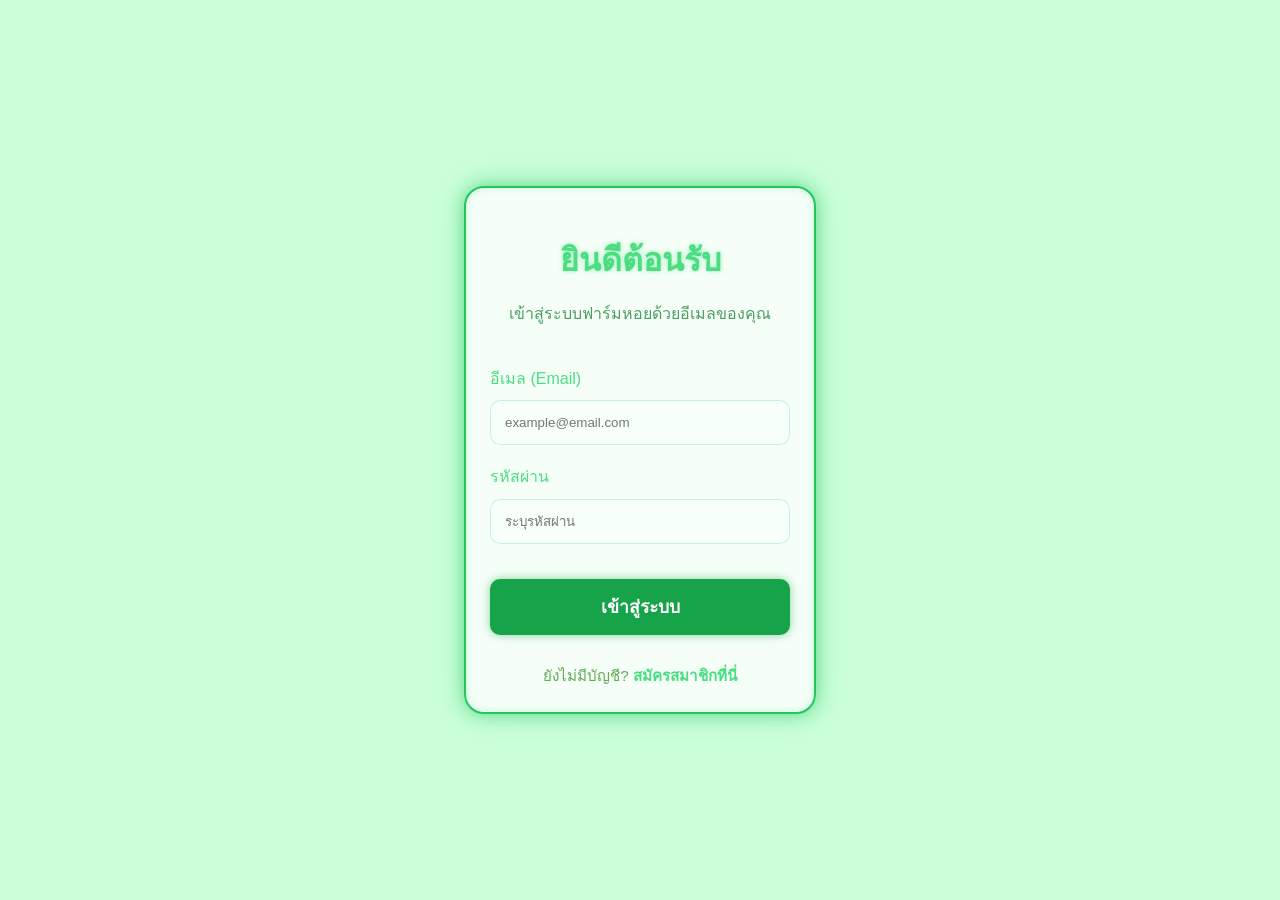
<file: index.html>
<!DOCTYPE html>
<html lang="th">
<head>
    <meta charset="UTF-8">
    <meta name="viewport" content="width=device-width, initial-scale=1.0">
    <title>ยินดีต้อนรับ - Smart Farm หอยอัจฉริยะ</title>
    <style>
        /* CSS การจัดหน้า */
        body {
            
            font-family: 'Segoe UI', Tahoma, Geneva, Verdana, sans-serif;
            background-color: #cbffda; /* เปลี่ยนเป็นสีเขียวเข้ม-ดำ เพื่อให้แสงเรืองโดดเด่น */
            display: flex;
            justify-content: center;
            align-items: center;
            height: 100vh;
            margin: 0;
            overflow: hidden; /* ป้องกันแถบสกรูลจากการขยับ */
        }

        /* ส่วนของกรอบข้อความที่เรืองแสงและลอยได้ */
        .login-card {
            background: rgba(255, 255, 255, 0.807); /* โปร่งแสงเล็กน้อย */
            padding: 1.5rem;
            border-radius: 20px;
            width: 100%;
            max-width: 300px;
            text-align: center;
            
            /* -- การเรืองแสง (Neon Glow) -- */
            border: 2px solid #22c55e; /* ขอบสีเขียวสด */
            box-shadow: 0 0 15px rgba(34, 197, 94, 0.5), /* แสงฟุ้งชั้นใน */
                        0 0 30px rgba(34, 197, 94, 0.3), /* แสงฟุ้งชั้นนอก */
                        inset 0 0 10px rgba(34, 197, 94, 0.2); /* แสงสะท้อนด้านใน */
            
            /* -- การลอยขยับขึ้นลง (Animation definition) -- */
            animation: floatBubble 4s ease-in-out infinite; 
            
            /* เพื่อให้ดูพรีเมียมขึ้น */
            backdrop-filter: blur(5px); /* เบลอหลังกรอบ (Glassmorphism) */
        }

        /* --- คีย์เฟรมสำหรับ Animation การลอย --- */
        @keyframes floatBubble {
            0% {
                transform: translateY(0px); /* ตำแหน่งเริ่มต้น */
            }
            50% {
                transform: translateY(-20px); /* ลอยขึ้นไป 20px */
            }
            100% {
                transform: translateY(0px); /* กลับมาที่เดิม */
            }
        }

        /* CSS การตกแต่งองค์ประกอบภายใน */
        h1 {
            color: #4ade80; /* สีเขียวเรืองแสงเข้ม */
            margin-bottom: 0.5rem;
            text-shadow: 0 0 5px rgba(74, 222, 128, 0.5); /* เรืองแสงที่ตัวอักษร */
        }

        p {
            color: #22863d; /* สีเขียวอ่อน */
            margin-bottom: 2.5rem;
            opacity: 0.8;
        }

        .input-group {
            margin-bottom: 1.2rem;
            text-align: left;
        }

        label {
            display: block;
            margin-bottom: 0.6rem;
            color: #4ade80;
            font-weight: 500;
        }

        input {
            width: 100%;
            padding: 14px;
            background: rgba(255, 255, 255, 0.1);
            border: 1px solid rgba(74, 222, 128, 0.3);
            border-radius: 10px;
            box-sizing: border-box;
            outline: none;
            color: rgb(112, 227, 92); /* ตัวอักษรที่พิมพ์เป็นสีขาว */
            transition: all 0.3s;
        }

        input:focus {
            border-color: #4ade80;
            box-shadow: 0 0 10px rgba(74, 222, 128, 0.5);
            background: rgba(255, 255, 255, 0.15);
        }

        button {
            width: 100%;
            padding: 14px;
            background-color: #16a34a; /* สีเขียวหลัก */
            color: white;
            border: none;
            border-radius: 10px;
            font-size: 1.1rem;
            font-weight: bold;
            cursor: pointer;
            transition: all 0.3s;
            margin-top: 1rem;
            
            /* เรืองแสงที่ปุ่ม */
            box-shadow: 0 0 10px rgba(22, 163, 74, 0.5);
        }

        button:hover {
            background-color: #22c55e; /* สีเขียวสว่างขึ้นเมื่อชี้ */
            box-shadow: 0 0 20px rgba(34, 197, 94, 0.7);
            transform: scale(1.02); /* ขยายใหญ่ขึ้นเล็กน้อย */
        }

        .switch-text {
            margin-top: 1.8rem;
            font-size: 0.95rem;
            color: rgba(41, 132, 21, 0.7);
        }

        .switch-text a {
            color: #4ade80;
            text-decoration: none;
            font-weight: bold;
            transition: color 0.3s;
        }

        .switch-text a:hover {
            color: #22c55e;
            text-decoration: underline;
        }
    </style>
</head>
<div class="aquarium-bg"></div>
    <div class="light-rays"></div>
    <div class="water-waves">
        <div class="wave wave1"></div>
        <div class="wave wave2"></div>
    </div>
    <div id="bubble-container" class="bubble-bg"></div>
    <div id="aquarium-fish-tank" class="fish-tank"></div>
<body>

    <div class="login-card">
        <h1 id="title">ยินดีต้อนรับ</h1>
        <p id="subtitle">เข้าสู่ระบบฟาร์มหอยด้วยอีเมลของคุณ</p>

        <div class="input-group">
            <label for="email">อีเมล (Email)</label>
            <input type="email" id="email" placeholder="example@email.com">
        </div>

        <div class="input-group">
            <label for="password">รหัสผ่าน</label>
            <input type="password" id="password" placeholder="ระบุรหัสผ่าน">
        </div>

        <button onclick="handleAuth()" id="main-btn">เข้าสู่ระบบ</button>

        <div class="switch-text" id="switch-area">
            ยังไม่มีบัญชี? <a href="#" onclick="toggleMode()">สมัครสมาชิกที่นี่</a>
        </div>
    </div>

    <script>
        // โค้ด JavaScript ( handleAuth, toggleMode ) ยังคงเดิมตามที่เราตกลงกันไว้
        // (ยกเว้นส่วนการสลับค่า input เพื่อความต่อเนื่อง)
        let isLoginMode = true;

        function toggleMode() {
            isLoginMode = !isLoginMode;
            const title = document.getElementById('title');
            const subtitle = document.getElementById('subtitle');
            const mainBtn = document.getElementById('main-btn');
            const switchArea = document.getElementById('switch-area');

            // ล้างค่าในช่องกรอกทุกครั้งที่สลับโหมด
            document.getElementById('email').value = "";
            document.getElementById('password').value = "";

            if (isLoginMode) {
                title.innerText = "ยินดีต้อนรับ";
                subtitle.innerText = "เข้าสู่ระบบฟาร์มหอยด้วยอีเมลของคุณ";
                mainBtn.innerText = "เข้าสู่ระบบ";
                switchArea.innerHTML = 'ยังไม่มีบัญชี? <a href="#" onclick="toggleMode()">สมัครสมาชิกที่นี่</a>';
            } else {
                title.innerText = "สมัครสมาชิก";
                subtitle.innerText = "ลงทะเบียนด้วยอีเมลเพื่อเริ่มจัดการฟาร์ม";
                mainBtn.innerText = "ยืนยันการสมัคร";
                switchArea.innerHTML = 'มีบัญชีแล้วใช่ไหม? <a href="#" onclick="toggleMode()">เข้าสู่ระบบที่นี่</a>';
            }
        }

        function handleAuth() {
            const email = document.getElementById('email').value;
            const pass = document.getElementById('password').value;

            if (!email || !pass) {
                alert("กรุณากรอกข้อมูลให้ครบถ้วน");
                return;
            }

            if (!email.includes('@')) {
                alert("กรุณากรอกอีเมลที่ถูกต้อง (ต้องมี @)");
                return;
            }

            if (isLoginMode) {
                const savedEmail = localStorage.getItem('farm_email');
                const savedPass = localStorage.getItem('farm_pass');

                if (email === savedEmail && pass === savedPass) {
                    alert("ยินดีต้อนรับกลับครับ! กำลังเข้าสู่ระบบ...");
                    window.location.href = "dashboard.html";
                } else {
                    alert("อีเมลหรือรหัสผ่านไม่ถูกต้อง");
                }
            } else {
                localStorage.setItem('farm_email', email);
                localStorage.setItem('farm_pass', pass);
                alert("สมัครสมาชิกสำเร็จ! ข้อมูลอีเมลถูกบันทึกแล้ว");
                toggleMode();
            }
        }
    </script>
</body>
</html>
</file>
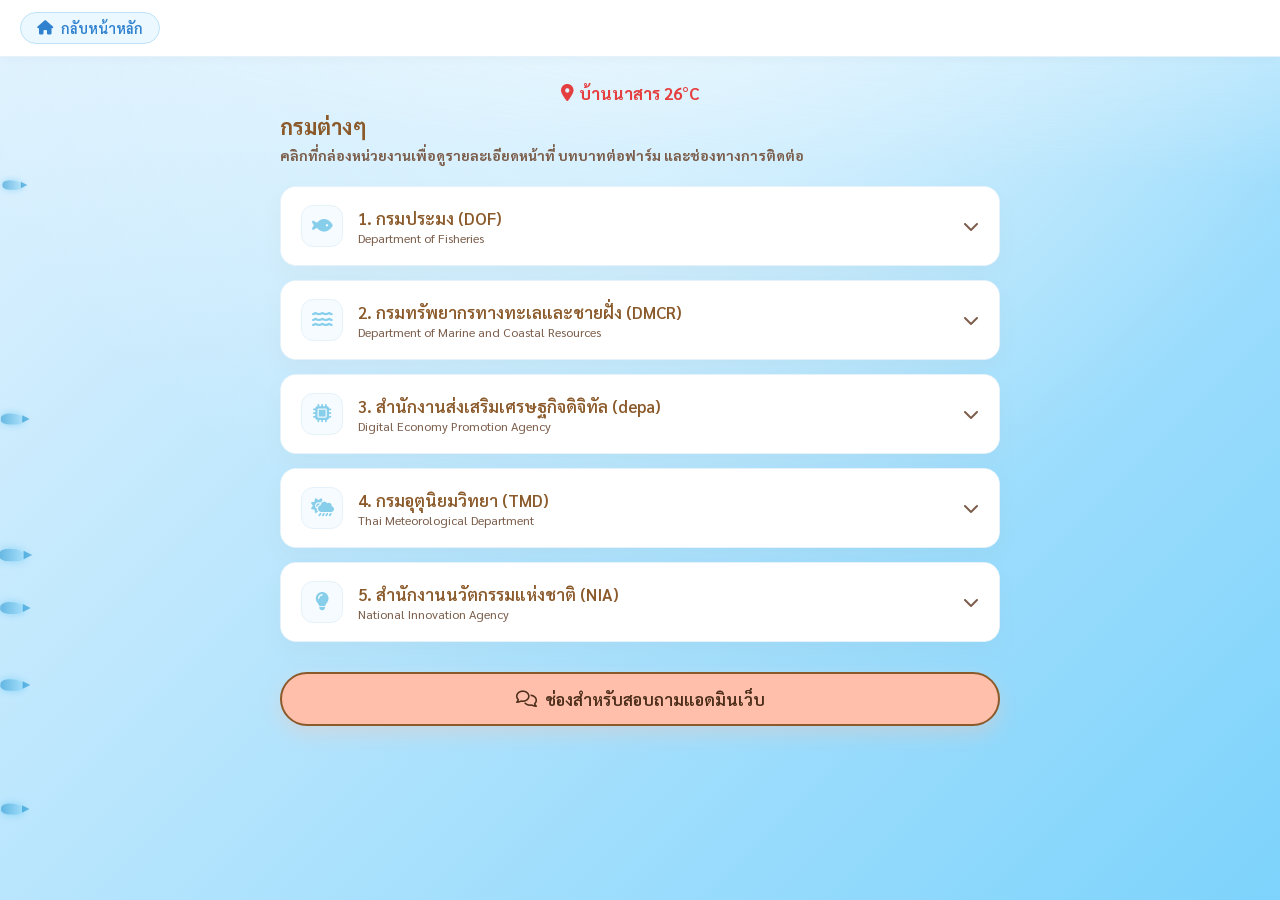
<file: contact.html>
<!DOCTYPE html>
<html lang="th">
<head>
    <meta charset="UTF-8">
    <meta name="viewport" content="width=device-width, initial-scale=1.0">
    <title>ข้อมูลและติดต่อหน่วยงานสนับสนุน - Smart Farm</title>
    <link rel="stylesheet" href="contact.css">
    <link rel="stylesheet" href="https://cdnjs.cloudflare.com/ajax/libs/font-awesome/6.4.0/css/all.min.css">
</head>
<body>
   <div class="aquarium-bg"></div>
    <div class="light-rays"></div>
    <div class="water-waves">
        <div class="wave wave1"></div>
        <div class="wave wave2"></div>
    </div>
    <div id="bubble-container" class="bubble-bg"></div>
    <div id="aquarium-fish-tank" class="fish-tank"></div>
<nav>
    <div class="navbar-inner">
        <a href="dashboard.html" class="home-btn">
            <i class="fas fa-home"></i> กลับหน้าหลัก
        </a>
        
        <div class="nav-menu">
            </div>
    </div>
</nav>
    <div class="app-container">
        
        <header class="welcome-card">
            <div class="welcome-text">ยินดีต้อนรับ คุณ janyaporn</div>
            <div class="location-badge">
                <i class="fa-solid fa-location-dot"></i> บ้านนาสาร 26°C
            </div>
            <h1 class="page-title">กรมต่างๆ</h1>
            <p class="page-desc">คลิกที่กล่องหน่วยงานเพื่อดูรายละเอียดหน้าที่ บทบาทต่อฟาร์ม และช่องทางการติดต่อ</p>
        </header>

        <div class="agencies-feed">

            <div class="agency-card-item" data-category="fishery">
                <div class="card-trigger" onclick="toggleCard(this)">
                    <div class="trigger-left">
                        <div class="icon-box"><i class="fa-solid fa-fish"></i></div>
                        <div class="title-group">
                            <h3>1. กรมประมง (DOF)</h3>
                            <span class="tag-sub">Department of Fisheries</span>
                        </div>
                    </div>
                    <i class="fa-solid fa-chevron-down arrow-toggle"></i>
                </div>
                <div class="card-expandable-content">
                    <div class="inner-padding">
                        <div class="info-segment">
                            <span class="segment-title"><i class="fa-solid fa-circle-info"></i> หน้าที่ความรับผิดชอบ:</span>
                            <p>หน่วยงานหลักที่ดูแลเรื่องการเพาะเลี้ยงสัตว์น้ำ พันธุ์พืช พันธุ์สัตว์น้ำ และกฎหมายการทำประมงชายฝั่งทั้งหมด</p>
                        </div>
                        <div class="info-segment">
                            <span class="segment-title"><i class="fa-solid fa-star"></i> บทบาทต่อฟาร์มหอยนางรม:</span>
                            <p>ให้คำปรึกษาด้านการขออนุญาตใช้พื้นที่เลี้ยงหอย, การจัดหาลูกหอยนางรมสายพันธุ์ดี, วิธีการเลี้ยง, และการวินิจฉัยโรคหอยนางรม รวมถึงการตรวจสอบสุขอนามัยเพื่อการส่งออก</p>
                        </div>
                        <div class="meta-info-block">
                            <div class="meta-row"><i class="fa-solid fa-map-location-dot"></i> <span><strong>ที่อยู่ (ส่วนกลาง):</strong> เกษตรกลาง จตุจักร กรุงเทพฯ 10900</span></div>
                            <div class="meta-row"><i class="fa-solid fa-phone"></i> <span><strong>เบอร์โทรศัพท์:</strong> 0-2562-0600 ถึง 15</span></div>
                            <div class="meta-row"><i class="fa-solid fa-globe"></i> <span><strong>เว็บไซต์หลัก:</strong> <a href="http://www.fisheries.go.th" target="_blank">www.fisheries.go.th</a></span></div>
                        </div>
                        <div class="nested-highlight-box">
                            <h4><i class="fa-solid fa-building-flag"></i> หน่วยงานเฉพาะทางที่แนะนำเพิ่มเติม:</h4>
                            <div class="nested-row"><i class="fa-solid fa-circle-dot"></i> <span>กองวิจัยและพัฒนาการเพาะเลี้ยงสัตว์น้ำชายฝั่ง (โทร: 0-2579-2421)</span></div>
                            <div class="nested-row highlight-alert"><i class="fa-solid fa-triangle-exclamation"></i> <span>ศูนย์วิจัยและพัฒนาการเพาะเลี้ยงสัตว์น้ำชายฝั่งสุราษฎร์ธานี (โทร: 0-7738-1959) <span class="mini-pill">สำคัญมาก แหล่งเลี้ยงใหญ่ที่สุด</span></span></div>
                        </div>
                    </div>
                </div>
            </div>

            <div class="agency-card-item" data-category="environment">
                <div class="card-trigger" onclick="toggleCard(this)">
                    <div class="trigger-left">
                        <div class="icon-box"><i class="fa-solid fa-water"></i></div>
                        <div class="title-group">
                            <h3>2. กรมทรัพยากรทางทะเลและชายฝั่ง (DMCR)</h3>
                            <span class="tag-sub">Department of Marine and Coastal Resources</span>
                        </div>
                    </div>
                    <i class="fa-solid fa-chevron-down arrow-toggle"></i>
                </div>
                <div class="card-expandable-content">
                    <div class="inner-padding">
                        <div class="info-segment">
                            <span class="segment-title"><i class="fa-solid fa-circle-info"></i> หน้าที่ความรับผิดชอบ:</span>
                            <p>หน่วยงานที่ดูแลระบบนิเวศทางทะเล ป่าชายเลน และคุณภาพสิ่งแวดล้อมชายฝั่ง</p>
                        </div>
                        <div class="info-segment">
                            <span class="segment-title"><i class="fa-solid fa-star"></i> บทบาทต่อฟาร์มหอยนางรม:</span>
                            <p>ติดตามและเฝ้าระวังคุณภาพน้ำทะเล, แจ้งเตือนภัยและรับแจ้งเหตุการณ์น้ำเปลี่ยนสี (Plankton Bloom / Red Tide / ขี้ปลาวาฬ) ซึ่งเป็นสาเหตุสำคัญที่ทำให้หอยนางรมตายยกกระชัง หรือการเกิดปัญหามลพิษ คราบน้ำมันในทะเล</p>
                        </div>
                        <div class="meta-info-block">
                            <div class="meta-row"><i class="fa-solid fa-map-location-dot"></i> <span><strong>ที่อยู่ (ส่วนกลาง):</strong> ศูนย์ราชการเฉลิมพระเกียรติฯ อาคารรัฐประศาสนภักดี (อาคาร B) ถ.แจ้งวัฒนะ หลักสี่ กรุงเทพฯ 10210</span></div>
                            <div class="meta-row hotline-row"><i class="fa-solid fa-headset"></i> <span><strong>สายด่วนแจ้งเหตุภัยพิบัติ:</strong> <strong class="phone-highlight">1362</strong> (โทรฟรีตลอด 24 ชั่วโมง)</span></div>
                            <div class="meta-row"><i class="fa-solid fa-phone"></i> <span><strong>เบอร์โทรศัพท์ (ส่วนกลาง):</strong> 0-2141-1300</span></div>
                            <div class="meta-row"><i class="fa-solid fa-globe"></i> <span><strong>เว็บไซต์หลัก:</strong> <a href="http://www.dmcr.go.th" target="_blank">www.dmcr.go.th</a></span></div>
                        </div>
                    </div>
                </div>
            </div>

            <div class="agency-card-item" data-category="tech">
                <div class="card-trigger" onclick="toggleCard(this)">
                    <div class="trigger-left">
                        <div class="icon-box"><i class="fa-solid fa-microchip"></i></div>
                        <div class="title-group">
                            <h3>3. สำนักงานส่งเสริมเศรษฐกิจดิจิทัล (depa)</h3>
                            <span class="tag-sub">Digital Economy Promotion Agency</span>
                        </div>
                    </div>
                    <i class="fa-solid fa-chevron-down arrow-toggle"></i>
                </div>
                <div class="card-expandable-content">
                    <div class="inner-padding">
                        <div class="info-segment">
                            <span class="segment-title"><i class="fa-solid fa-circle-info"></i> หน้าที่ความรับผิดชอบ:</span>
                            <p>หน่วยงานภาครัฐที่มีหน้าที่ส่งเสริมและสนับสนุนให้เกิดการประยุกต์ใช้เทคโนโลยีดิจิทัลในภาคการเกษตร</p>
                        </div>
                        <div class="info-segment">
                            <span class="segment-title"><i class="fa-solid fa-star"></i> บทบาทต่อฟาร์มหอยนางรม:</span>
                            <p>มีทุนสนับสนุนและโครงการช่วยเหลือเกษตรกร เช่น <span class="text-highlight">"depa mini Transformation Voucher"</span> (คูปองดิจิทัลเพื่อการประยุกต์ใช้เทคโนโลยี) ซึ่งเกษตรกรสามารถขอทุนเพื่อนำระบบเซนเซอร์ IoT, ระบบสมาร์ทฟาร์ม หรือบอร์ดควบคุมอัจฉริยะไปติดตั้งในฟาร์มหอยเพื่อลดต้นทุนและเพิ่มผลผลิต</p>
                        </div>
                        <div class="meta-info-block">
                            <div class="meta-row"><i class="fa-solid fa-map-location-dot"></i> <span><strong>ที่อยู่ (ส่วนกลาง):</strong> อาคารลาดพร้าวฮิลล์ ซอยลาดพร้าว 4 ถนนลาดพร้าว แขวงจอมพล เขตจตุจักร กรุงเทพฯ 10900</span></div>
                            <div class="meta-row"><i class="fa-solid fa-phone"></i> <span><strong>เบอร์โทรศัพท์:</strong> 0-2026-2333</span></div>
                            <div class="meta-row"><i class="fa-solid fa-envelope"></i> <span><strong>อีเมลติดต่อ:</strong> info@depa.or.th (หรือติดต่อฝ่ายส่งเสริมการประยุกต์ใช้ดิจิทัล)</span></div>
                            <div class="meta-row"><i class="fa-solid fa-globe"></i> <span><strong>เว็บไซต์หลัก:</strong> <a href="http://www.depa.or.th" target="_blank">www.depa.or.th</a></span></div>
                        </div>
                    </div>
                </div>
            </div>

            <div class="agency-card-item" data-category="weather">
                <div class="card-trigger" onclick="toggleCard(this)">
                    <div class="trigger-left">
                        <div class="icon-box"><i class="fa-solid fa-cloud-sun-rain"></i></div>
                        <div class="title-group">
                            <h3>4. กรมอุตุนิยมวิทยา (TMD)</h3>
                            <span class="tag-sub">Thai Meteorological Department</span>
                        </div>
                    </div>
                    <i class="fa-solid fa-chevron-down arrow-toggle"></i>
                </div>
                <div class="card-expandable-content">
                    <div class="inner-padding">
                        <div class="info-segment">
                            <span class="segment-title"><i class="fa-solid fa-circle-info"></i> หน้าที่ความรับผิดชอบ:</span>
                            <p>หน่วยงานตรวจวัดและพยากรณ์อากาศ สภาพภูมิอากาศ และคลื่นลมในทะเล</p>
                        </div>
                        <div class="info-segment">
                            <span class="segment-title"><i class="fa-solid fa-star"></i> บทบาทต่อฟาร์มหอยนางรม:</span>
                            <p>ตรวจสอบและติดตามพยากรณ์อากาศ คลื่นลมมรสุม พายุ และปริมาณน้ำฝน เนื่องจากฟาร์มหอยนางรมอยู่กลางทะเล หากมีมรสุมหรือฝนตกหนัก น้ำจืดจะไหลลงทะเลปริมาณมากทำให้ความเค็มลดลงกะทันหัน (น้ำเบียด) เกษตรกรต้องใช้ข้อมูลนี้ในการเตรียมพร้อมรับมือหรือเลื่อนเวลาเก็บเกี่ยว</p>
                        </div>
                        <div class="meta-info-block">
                            <div class="meta-row"><i class="fa-solid fa-map-location-dot"></i> <span><strong>ที่อยู่ (ส่วนกลาง):</strong> 4353 ถนนสุขุมวิท บางนา กรุงเทพฯ 10260</span></div>
                            <div class="meta-row hotline-row"><i class="fa-solid fa-phone-volume"></i> <span><strong>สายด่วนพยากรณ์อากาศ:</strong> <strong class="phone-highlight">1182</strong></span></div>
                            <div class="meta-row"><i class="fa-solid fa-phone"></i> <span><strong>เบอร์โทรศัพท์ (ส่วนกลาง):</strong> 0-2399-4012 ถึง 14</span></div>
                            <div class="meta-row nav-direct-link"><i class="fa-solid fa-anchor"></i> <span><strong>ลิงก์ตรงเฉพาะทาง:</strong> <a href="https://www.tmd.go.th" target="_blank">พยากรณ์อากาศเพื่อการเดินเรือ/ชายฝั่ง <i class="fa-solid fa-arrow-up-right-from-square"></i></a></span></div>
                        </div>
                    </div>
                </div>
            </div>

            <div class="agency-card-item" data-category="innovation">
                <div class="card-trigger" onclick="toggleCard(this)">
                    <div class="trigger-left">
                        <div class="icon-box"><i class="fa-solid fa-lightbulb"></i></div>
                        <div class="title-group">
                            <h3>5. สำนักงานนวัตกรรมแห่งชาติ (NIA)</h3>
                            <span class="tag-sub">National Innovation Agency</span>
                        </div>
                    </div>
                    <i class="fa-solid fa-chevron-down arrow-toggle"></i>
                </div>
                <div class="card-expandable-content">
                    <div class="inner-padding">
                        <div class="info-segment">
                            <span class="segment-title"><i class="fa-solid fa-circle-info"></i> หน้าที่ความรับผิดชอบ:</span>
                            <p>หน่วยงานสนับสนุนด้านเงินทุนและการพัฒนาผู้ประกอบการที่ใช้นวัตกรรม</p>
                        </div>
                        <div class="info-segment">
                            <span class="segment-title"><i class="fa-solid fa-star"></i> บทบาทต่อฟาร์มหอยนางรม:</span>
                            <p>หากคุณหรือเกษตรกรต้องการพัฒนา "ระบบฟาร์มหอยอัจฉริยะ" ขึ้นมาเป็นผลิตภัณฑ์เพื่อขายหรือใช้งานในสเกลใหญ่ NIA มีทุนสนับสนุนโครงการนวัตกรรม (เช่น ทุนนวัตกรรมแบบเปิด - Open Innovation) สำหรับผู้พัฒนาซอฟต์แวร์และฮาร์ดแวร์ด้านการเกษตร (AgriTech)</p>
                        </div>
                        <div class="meta-info-block">
                            <div class="meta-row"><i class="fa-solid fa-map-location-dot"></i> <span><strong>ที่อยู่ (ส่วนกลาง):</strong> 73/1 ถนนพระรามที่ 6 แขวงทุ่งพญาไท เขตราชเทวี กรุงเทพฯ 10400</span></div>
                            <div class="meta-row"><i class="fa-solid fa-phone"></i> <span><strong>เบอร์โทรศัพท์:</strong> 0-2017-5555</span></div>
                            <div class="meta-row"><i class="fa-solid fa-envelope"></i> <span><strong>อีเมลติดต่อ:</strong> info@nia.or.th</span></div>
                            <div class="meta-row"><i class="fa-solid fa-globe"></i> <span><strong>เว็บไซต์หลัก:</strong> <a href="http://www.nia.or.th" target="_blank">www.nia.or.th</a></span></div>
                        </div>
                    </div>
                </div>
            </div>

        </div>

        <div class="admin-footer-area">
            <button class="capsule-admin-btn" onclick="openAdminContact()">
                <i class="fa-regular fa-comments"></i> ช่องสำหรับสอบถามแอดมินเว็บ
            </button>
        </div>

       

    </div>

    <script src="contact.js"></script>
</body>
</html>
</file>
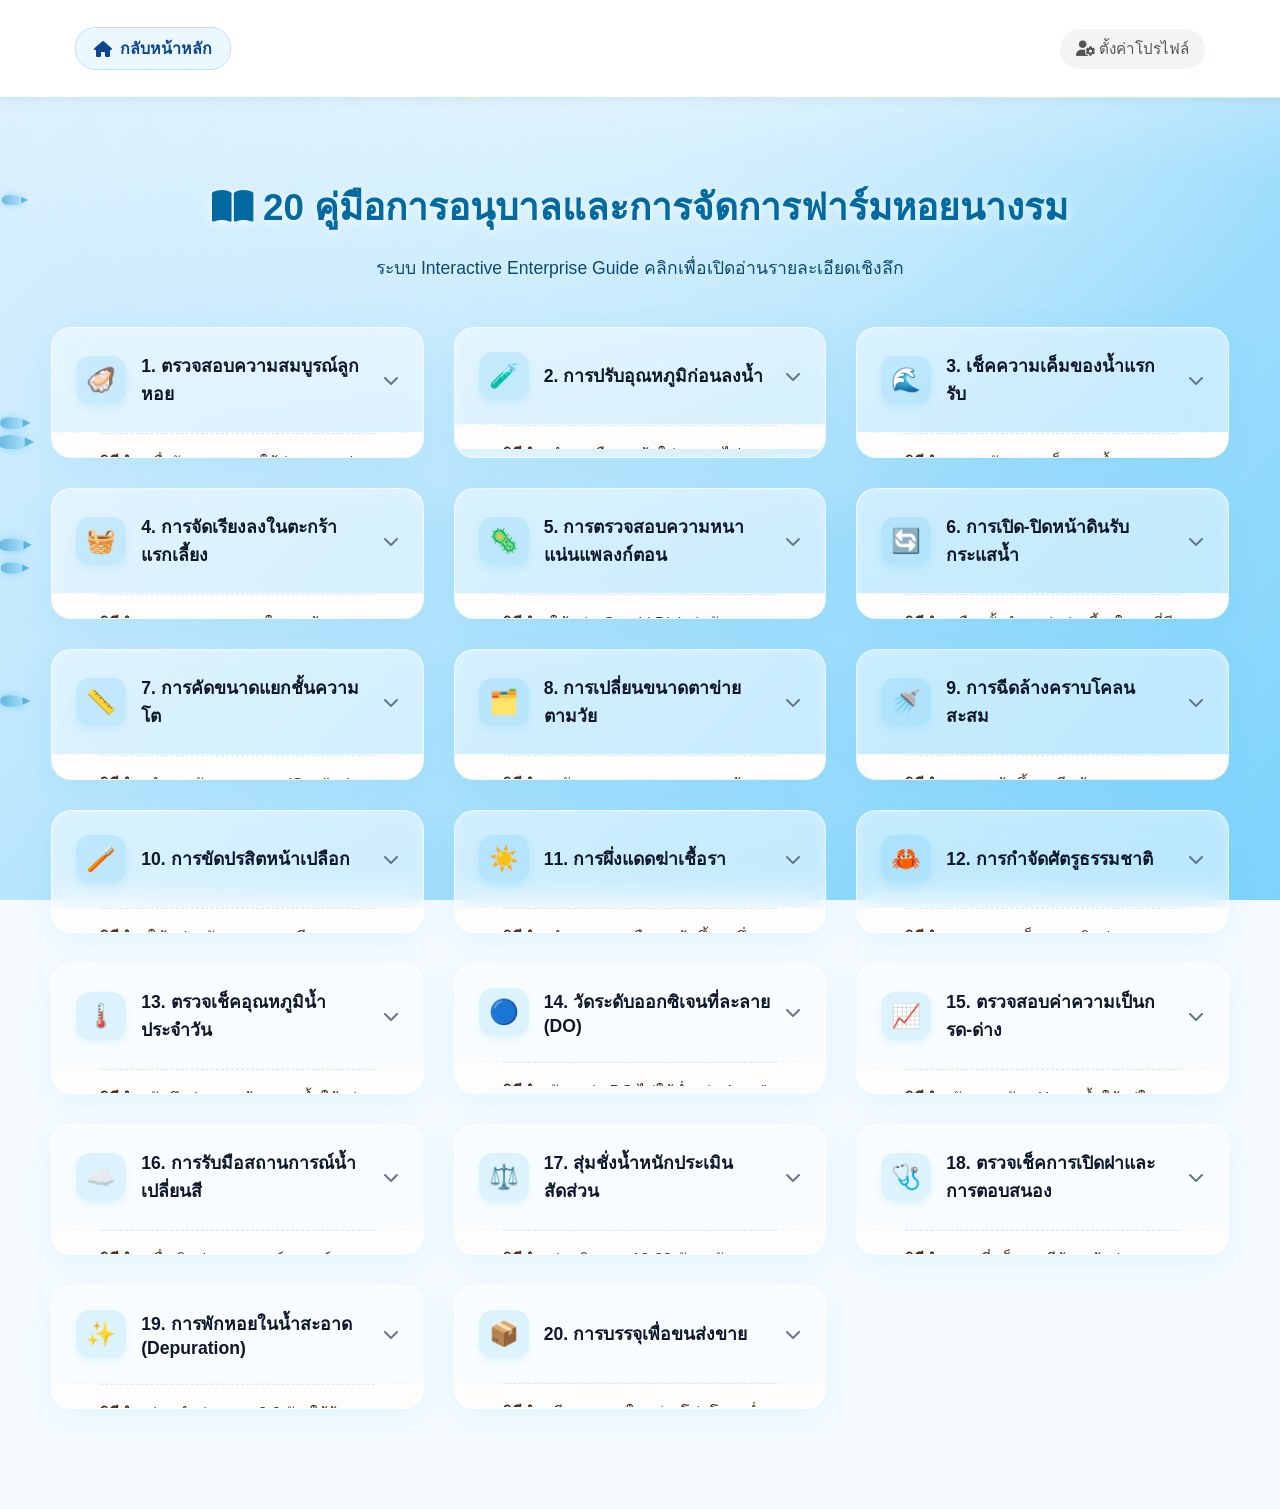
<file: guide.html>
<!DOCTYPE html>
<html lang="th">
<head>
    <meta charset="UTF-8">
    <meta name="viewport" content="width=device-width, initial-scale=1.0">
    <title>คู่มือการเลี้ยงดู - Smart Farm</title>
    <link rel="stylesheet" href="style.css">
    <link rel="stylesheet" href="guide.css">
    <link rel="stylesheet" href="https://cdnjs.cloudflare.com/ajax/libs/font-awesome/6.4.0/css/all.min.css">
</head>
<body>
    <div class="aquarium-bg"></div>
    <div class="light-rays"></div>
    <div class="water-waves">
        <div class="wave wave1"></div>
        <div class="wave wave2"></div>
    </div>
    <div id="bubble-container" class="bubble-bg"></div>
    <div id="aquarium-fish-tank" class="fish-tank"></div>

    <nav>
        <div class="navbar-inner">
            <a href="dashboard.html" class="home-btn"><i class="fa-solid fa-house"></i> กลับหน้าหลัก</a>
            <a href="window.html" class="profile-settings-btn"><i class="fa-solid fa-user-gear"></i> ตั้งค่าโปรไฟล์</a>
        </div>
    </nav>

    <div class="guide-container">
        <h2 class="guide-header-title"><i class="fa-solid fa-book-open"></i> 20 คู่มือการอนุบาลและการจัดการฟาร์มหอยนางรม</h2>
        <p class="guide-subtitle">ระบบ Interactive Enterprise Guide คลิกเพื่อเปิดอ่านรายละเอียดเชิงลึก</p>
        
        <div class="guide-grid">
            
            <div class="guide-card">
                <div class="card-header">
                    <span class="card-icon">🦪</span>
                    <h3 class="card-title">1. ตรวจสอบความสมบูรณ์ลูกหอย</h3>
                    <i class="fa-solid fa-chevron-down arrow-icon"></i>
                </div>
                <div class="card-content-wrapper">
                    <div class="card-content">
                        <p><strong>วิธีทำ:</strong> เมื่อรับลูกหอยมา ให้สุ่มตรวจดูฝาหอยว่าปิดสนิทดีหรือไม่ เปลือกต้องไม่แตกหัก และไม่มีกลิ่นเน่าเสียสะสม</p>
                    </div>
                </div>
            </div>

            <div class="guide-card">
                <div class="card-header">
                    <span class="card-icon">🧪</span>
                    <h3 class="card-title">2. การปรับอุณหภูมิก่อนลงน้ำ</h3>
                    <i class="fa-solid fa-chevron-down arrow-icon"></i>
                </div>
                <div class="card-content-wrapper">
                    <div class="card-content">
                        <p><strong>วิธีทำ:</strong> นำถุงหรือตะกร้าใส่ลูกหอยไปลอยพักไว้ในน้ำบริเวณฟาร์มประมาณ 30 นาทีก่อนปล่อย เพื่อให้หอยปรับตัวเข้ากับอุณหภูมิน้ำธรรมชาติ</p>
                    </div>
                </div>
            </div>

            <div class="guide-card">
                <div class="card-header">
                    <span class="card-icon">🌊</span>
                    <h3 class="card-title">3. เช็คความเค็มของน้ำแรกรับ</h3>
                    <i class="fa-solid fa-chevron-down arrow-icon"></i>
                </div>
                <div class="card-content-wrapper">
                    <div class="card-content">
                        <p><strong>วิธีทำ:</strong> ตรวจวัดความเค็มของน้ำ ณ จุดเลี้ยง โดยค่าที่เหมาะสมสำหรับหอยแรกรับควรอยู่ที่ช่วง 25-32 ppt หากน้ำจืดเกินไปหอยอาจช็อกตายได้</p>
                    </div>
                </div>
            </div>

            <div class="guide-card">
                <div class="card-header">
                    <span class="card-icon">🧺</span>
                    <h3 class="card-title">4. การจัดเรียงลงในตะกร้าแรกเลี้ยง</h3>
                    <i class="fa-solid fa-chevron-down arrow-icon"></i>
                </div>
                <div class="card-content-wrapper">
                    <div class="card-content">
                        <p><strong>วิธีทำ:</strong> กระจายลูกหอยลงในตะกร้าอนุบาลอย่างหลวมๆ ไม่ให้ทับซ้อนกันหนาแน่นเกินไป เพื่อให้ทุกตัวได้รับออกซิเจนอย่างทั่วถึง</p>
                    </div>
                </div>
            </div>

            <div class="guide-card">
                <div class="card-header">
                    <span class="card-icon">🦠</span>
                    <h3 class="card-title">5. การตรวจสอบความหนาแน่นแพลงก์ตอน</h3>
                    <i class="fa-solid fa-chevron-down arrow-icon"></i>
                </div>
                <div class="card-content-wrapper">
                    <div class="card-content">
                        <p><strong>วิธีทำ:</strong> ใช้แผ่น Secchi Disk จุ่มวัดความโปร่งแสงของน้ำ ถ้าน้ำใสเกินไปแปลว่าอาหารน้อย ควรตรวจเช็คกระแสน้ำพัดพาแพลงก์ตอน</p>
                    </div>
                </div>
            </div>

            <div class="guide-card">
                <div class="card-header">
                    <span class="card-icon">🔄</span>
                    <h3 class="card-title">6. การเปิด-ปิดหน้าดินรับกระแสน้ำ</h3>
                    <i class="fa-solid fa-chevron-down arrow-icon"></i>
                </div>
                <div class="card-content-wrapper">
                    <div class="card-content">
                        <p><strong>วิธีทำ:</strong> เลือกตั้งตำแหน่งทุ่นเลี้ยงในจุดที่มีน้ำขึ้น-น้ำลงไหลเวียนสม่ำเสมอ ซึ่งจะนำพาแพลงก์ตอนพืชสดใหม่มาให้หอยดักกรองกินตลอดเวลา</p>
                    </div>
                </div>
            </div>

            <div class="guide-card">
                <div class="card-header">
                    <span class="card-icon">📏</span>
                    <h3 class="card-title">7. การคัดขนาดแยกชั้นความโต</h3>
                    <i class="fa-solid fa-chevron-down arrow-icon"></i>
                </div>
                <div class="card-content-wrapper">
                    <div class="card-content">
                        <p><strong>วิธีทำ:</strong> ทำการคัดแยกขนาด (Grading) ทุกๆ 1 เดือน ย้ายหอยตัวใหญ่ไปไว้ตะกร้าใหม่ เพื่อไม่ให้บังแย่งอาหารหอยตัวที่เล็กกว่า</p>
                    </div>
                </div>
            </div>

            <div class="guide-card">
                <div class="card-header">
                    <span class="card-icon">🗂️</span>
                    <h3 class="card-title">8. การเปลี่ยนขนาดตาข่ายตามวัย</h3>
                    <i class="fa-solid fa-chevron-down arrow-icon"></i>
                </div>
                <div class="card-content-wrapper">
                    <div class="card-content">
                        <p><strong>วิธีทำ:</strong> ขยับขยายขนาดตาของตะกร้าเลี้ยงให้กว้างขึ้นตามขนาดเปลือกหอย เพื่อเปิดทางให้น้ำไหลผ่านสะดวกและนำพาอาหารได้ดีขึ้น</p>
                    </div>
                </div>
            </div>

            <div class="guide-card">
                <div class="card-header">
                    <span class="card-icon">🚿</span>
                    <h3 class="card-title">9. การฉีดล้างคราบโคลนสะสม</h3>
                    <i class="fa-solid fa-chevron-down arrow-icon"></i>
                </div>
                <div class="card-content-wrapper">
                    <div class="card-content">
                        <p><strong>วิธีทำ:</strong> ยกตะกร้าขึ้นมาฉีดล้างคราบตะกอนเลนและขี้หอยออกสัปดาห์ละครั้ง เพื่อป้องกันการหมักหมมของแก๊สไข่เน่า</p>
                    </div>
                </div>
            </div>

            <div class="guide-card">
                <div class="card-header">
                    <span class="card-icon">🪥</span>
                    <h3 class="card-title">10. การขัดปรสิตหน้าเปลือก</h3>
                    <i class="fa-solid fa-chevron-down arrow-icon"></i>
                </div>
                <div class="card-content-wrapper">
                    <div class="card-content">
                        <p><strong>วิธีทำ:</strong> ใช้แปรงขัดเบาๆ เอาเพรียง คราบตะไคร่ หรือฟองน้ำทะเลที่เกาะเปลือกออก ป้องกันไม่ให้ปรสิตเจาะเข้าไปทำลายเนื้อใน</p>
                    </div>
                </div>
            </div>

            <div class="guide-card">
                <div class="card-header">
                    <span class="card-icon">☀️</span>
                    <h3 class="card-title">11. การผึ่งแดดฆ่าเชื้อรา</h3>
                    <i class="fa-solid fa-chevron-down arrow-icon"></i>
                </div>
                <div class="card-content-wrapper">
                    <div class="card-content">
                        <p><strong>วิธีทำ:</strong> นำพวงหอยหรือตะกร้าขึ้นมาผึ่งลมและแดดอ่อนๆ ประมาณ 1-2 ชั่วโมง (ห้ามแดดจัดจัด) เพื่อกำจัดไบโอฟิล์มและแบคทีเรียภายนอก</p>
                    </div>
                </div>
            </div>

            <div class="guide-card">
                <div class="card-header">
                    <span class="card-icon">🦀</span>
                    <h3 class="card-title">12. การกำจัดศัตรูธรรมชาติ</h3>
                    <i class="fa-solid fa-chevron-down arrow-icon"></i>
                </div>
                <div class="card-content-wrapper">
                    <div class="card-content">
                        <p><strong>วิธีทำ:</strong> คอยตรวจเช็คและหยิบปูทะเลขนาดเล็ก หนอนตัวแบน หรือหอยเจาะ ที่แอบเล็ดลอดเข้าไปกัดกินลูกหอยในตะกร้าออกให้หมด</p>
                    </div>
                </div>
            </div>

            <div class="guide-card">
                <div class="card-header">
                    <span class="card-icon">🌡️</span>
                    <h3 class="card-title">13. ตรวจเช็คอุณหภูมิน้ำประจำวัน</h3>
                    <i class="fa-solid fa-chevron-down arrow-icon"></i>
                </div>
                <div class="card-content-wrapper">
                    <div class="card-content">
                        <p><strong>วิธีทำ:</strong> บันทึกค่าความร้อนของน้ำให้อยู่ระหว่าง 25-30°C หากช่วงหน้าร้อนน้ำอุณหภูมิพุ่งสูง ให้ลดระดับตะกร้าลงไปในน้ำลึกขึ้น</p>
                    </div>
                </div>
            </div>

            <div class="guide-card">
                <div class="card-header">
                    <span class="card-icon">🔵</span>
                    <h3 class="card-title">14. วัดระดับออกซิเจนที่ละลาย (DO)</h3>
                    <i class="fa-solid fa-chevron-down arrow-icon"></i>
                </div>
                <div class="card-content-wrapper">
                    <div class="card-content">
                        <p><strong>วิธีทำ:</strong> รักษาค่า DO ไม่ให้ต่ำกว่า 4 mg/L ในวันที่น้ำนิ่งสนิทอาจจำเป็นต้องใช้เครื่องพ่นออกซิเจนหรือขยับตะกร้าเพื่อสร้างการสั่นสะเทือน</p>
                    </div>
                </div>
            </div>

            <div class="guide-card">
                <div class="card-header">
                    <span class="card-icon">📈</span>
                    <h3 class="card-title">15. ตรวจสอบค่าความเป็นกรด-ด่าง</h3>
                    <i class="fa-solid fa-chevron-down arrow-icon"></i>
                </div>
                <div class="card-content-wrapper">
                    <div class="card-content">
                        <p><strong>วิธีทำ:</strong> รักษาระดับ pH ของน้ำให้อยู่ในช่วง 7.5 - 8.3 ถ้าน้ำเป็นกรดเกินไป หอยจะไม่สามารถสร้างแคลเซียมเพื่อขยายเปลือกได้</p>
                    </div>
                </div>
            </div>

            <div class="guide-card">
                <div class="card-header">
                    <span class="card-icon">☁️</span>
                    <h3 class="card-title">16. การรับมือสถานการณ์น้ำเปลี่ยนสี</h3>
                    <i class="fa-solid fa-chevron-down arrow-icon"></i>
                </div>
                <div class="card-content-wrapper">
                    <div class="card-content">
                        <p><strong>วิธีทำ:</strong> เมื่อเกิดปรากฏการณ์แพลงก์ตอนบลูม (น้ำเขียว/น้ำแดง) ให้รีบย้ายหอยไปสู่ระดับน้ำลึก หรือเตรียมระบบหมุนเวียนน้ำสะอาดสำรองไว้</p>
                    </div>
                </div>
            </div>

            <div class="guide-card">
                <div class="card-header">
                    <span class="card-icon">⚖️</span>
                    <h3 class="card-title">17. สุ่มชั่งน้ำหนักประเมินสัดส่วน</h3>
                    <i class="fa-solid fa-chevron-down arrow-icon"></i>
                </div>
                <div class="card-content-wrapper">
                    <div class="card-content">
                        <p><strong>วิธีทำ:</strong> สุ่มหยิบหอย 10-20 ตัวมาวัดความยาวเปลือกและชั่งน้ำหนักเนื้อ เพื่อนำไปคำนวณสูตรสถิติและอัตราการเจริญเติบโตประจำสัปดาห์</p>
                    </div>
                </div>
            </div>

            <div class="guide-card">
                <div class="card-header">
                    <span class="card-icon">🩺</span>
                    <h3 class="card-title">18. ตรวจเช็คการเปิดฝาและการตอบสนอง</h3>
                    <i class="fa-solid fa-chevron-down arrow-icon"></i>
                </div>
                <div class="card-content-wrapper">
                    <div class="card-content">
                        <p><strong>วิธีทำ:</strong> หอยที่แข็งแรงดีต้องแง้มฝาออกเล็กน้อยในน้ำเพื่อกรองอาหาร และเมื่อเราลองแตะหรือสั่นสะเทือน เปลือกต้องรีบหุบปิดลงทันที</p>
                    </div>
                </div>
            </div>

            <div class="guide-card">
                <div class="card-header">
                    <span class="card-icon">✨</span>
                    <h3 class="card-title">19. การพักหอยในน้ำสะอาด (Depuration)</h3>
                    <i class="fa-solid fa-chevron-down arrow-icon"></i>
                </div>
                <div class="card-content-wrapper">
                    <div class="card-content">
                        <p><strong>วิธีทำ:</strong> ก่อนนำส่งตลาด 2-3 วัน ให้ย้ายหอยมาพักในถังน้ำทะเลระบบปิดที่ผ่านการฆ่าเชื้อด้วย UV เพื่อให้หอยขับตะกอนและสิ่งสกปรกในตัวออกจนสะอาดบริสุทธิ์</p>
                    </div>
                </div>
            </div>

            <div class="guide-card">
                <div class="card-header">
                    <span class="card-icon">📦</span>
                    <h3 class="card-title">20. การบรรจุเพื่อขนส่งขาย</h3>
                    <i class="fa-solid fa-chevron-down arrow-icon"></i>
                </div>
                <div class="card-content-wrapper">
                    <div class="card-content">
                        <p><strong>วิธีทำ:</strong> เรียงหอยลงในกล่องโฟมโดยคว่ำฝาด้านนูนลงคลุมด้วยผ้าชุบน้ำเค็มหมาดๆ ควบคุมความเย็นให้อยู่ประมาณ 10-15°C เพื่อคงความสดโดยหอยไม่ตาย</p>
                    </div>
                </div>
            </div>

        </div>
    </div>

    <script src="guide.js"></script>
</body>
</html>
</file>
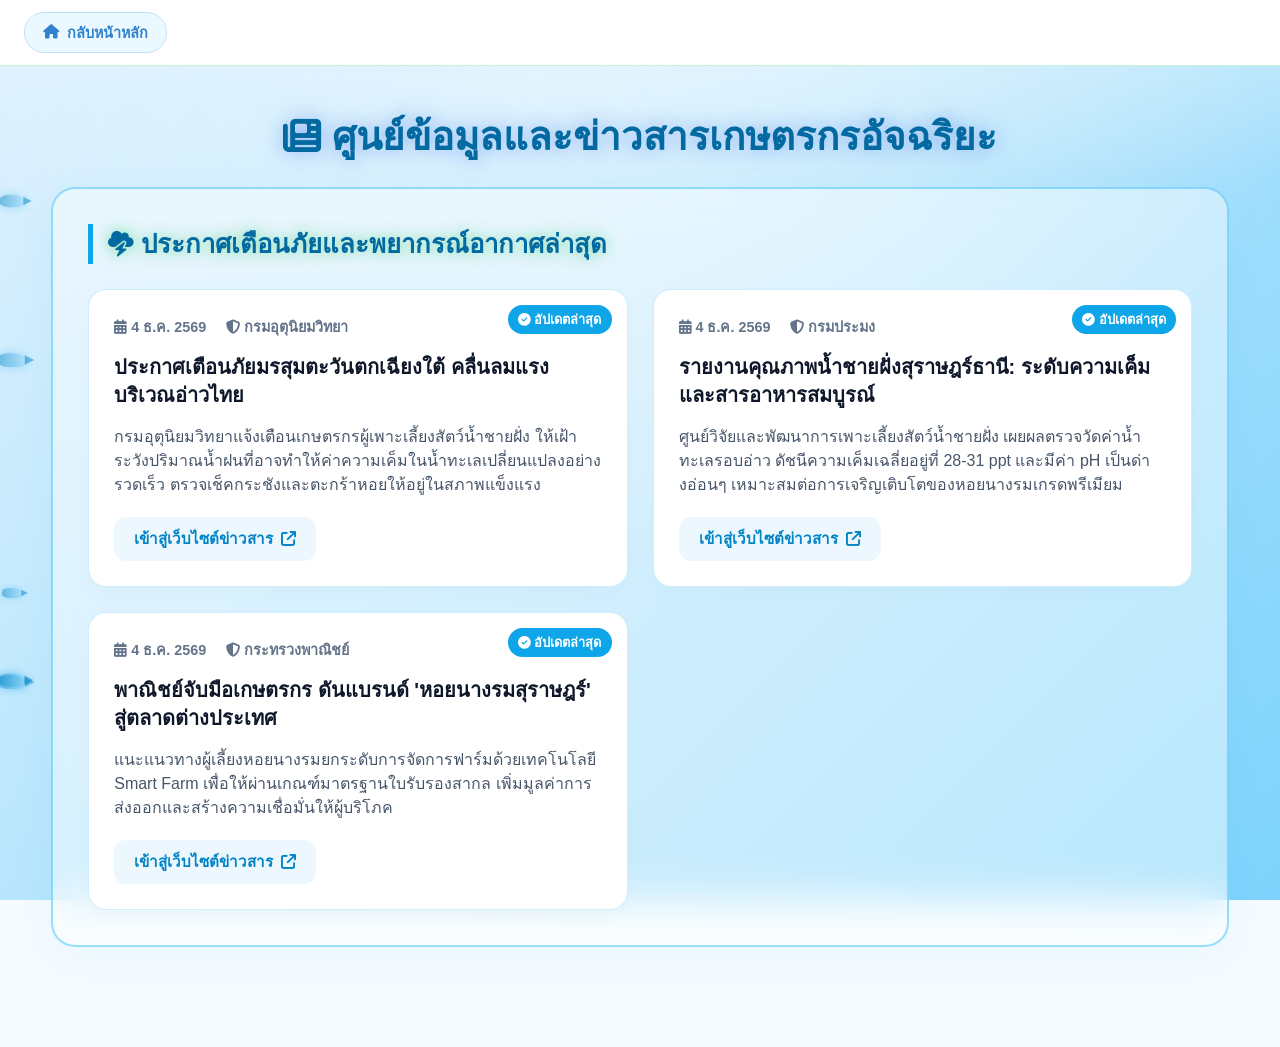
<file: information.html>
<!DOCTYPE html>
<html lang="th">
<head>
    <meta charset="UTF-8">
    <meta name="viewport" content="width=device-width, initial-scale=1.0">
    <title>คลังความรู้และข่าวสาร - Smart Farm</title>
    <link rel="stylesheet" href="style.css">
    <link rel="stylesheet" href="infoma.css">
    <link rel="stylesheet" href="https://cdnjs.cloudflare.com/ajax/libs/font-awesome/6.4.0/css/all.min.css">
</head>
<body class="info-page">
    
    <div class="aquarium-bg"></div>
    <div class="light-rays"></div>
    <div class="water-waves">
        <div class="wave wave1"></div>
        <div class="wave wave2"></div>
    </div>
    <div id="bubble-container" class="bubble-bg"></div>
    <div id="aquarium-fish-tank" class="fish-tank"></div>

    <nav>
        <div class="navbar-inner">
            <a href="dashboard.html" class="home-btn">
                <i class="fas fa-home"></i> กลับหน้าหลัก
            </a>
        </div>
    </nav>

    <h1 class="page-main-title"><i class="fa-solid fa-newspaper"></i> ศูนย์ข้อมูลและข่าวสารเกษตรกรอัจฉริยะ</h1>

    <div class="info-container">
        <section class="info-section">
            <h2 class="section-title"><i class="fa-solid fa-cloud-bolt"></i> ประกาศเตือนภัยและพยากรณ์อากาศล่าสุด</h2>
            <div id="weather-news" class="news-grid">
                <div class="loading-news">
                    <i class="fa-solid fa-spinner fa-spin"></i>
                    <p>ระบบกำลังเชื่อมต่อสำนักข่าวเพื่อดึงข่าวล่าสุดวันนี้...</p>
                </div>
            </div>
        </section>

        

    <script src="infoma.js"></script>
</body>
</html>
</file>
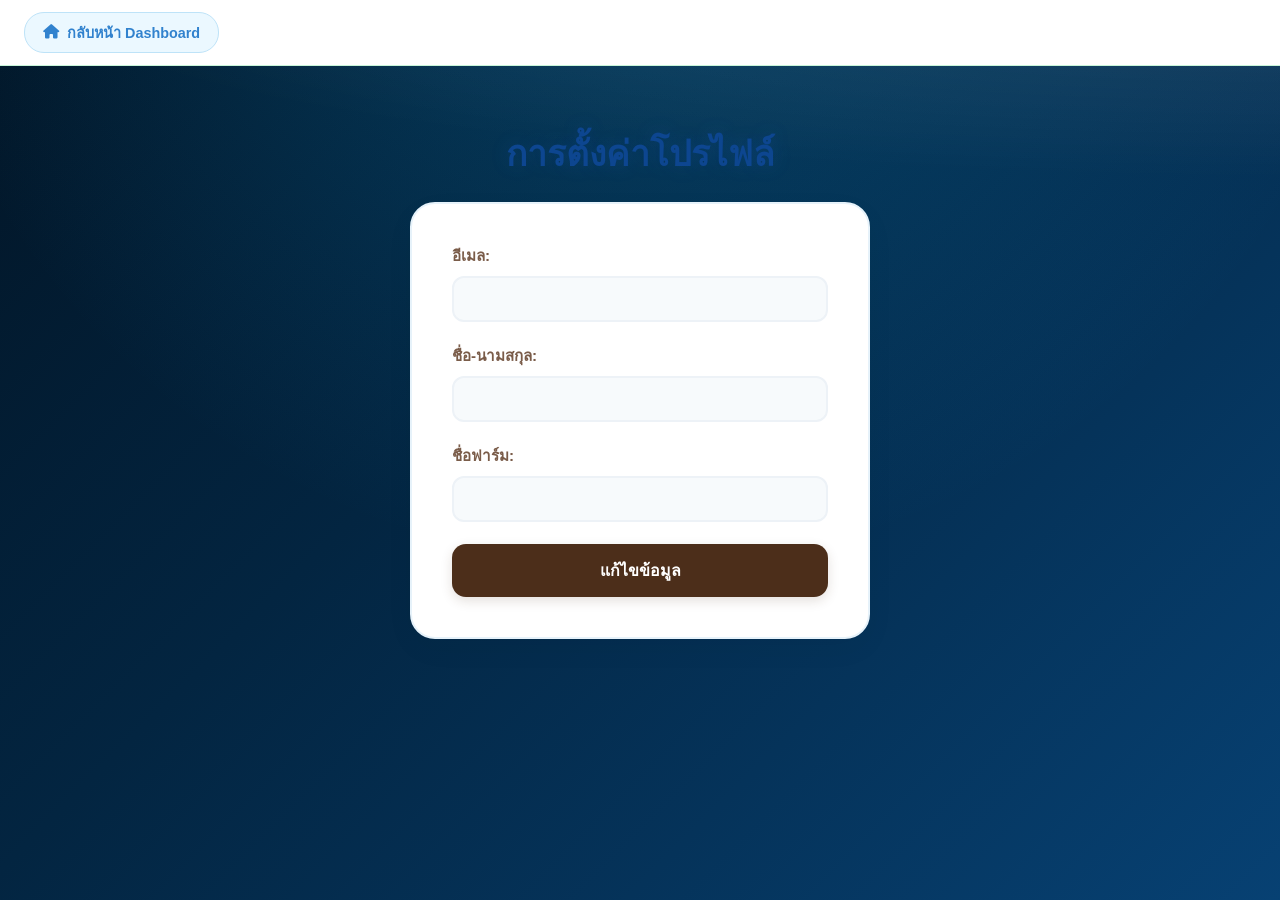
<file: window.html>
<!DOCTYPE html>
<html lang="th">
<head>
    <meta charset="UTF-8">
    <link rel="stylesheet" href="style.css">
    <title>การตั้งค่าโปรไฟล์ - Smart Farm</title>
    <link rel="stylesheet" href="https://cdnjs.cloudflare.com/ajax/libs/font-awesome/6.4.0/css/all.min.css">
</head>
<body>
    <div class="aquarium-bg"></div>
    <div class="light-rays"></div>
    <div class="water-waves">
        <div class="wave wave1"></div>
        <div class="wave wave2"></div>
    </div>
    <div id="bubble-container" class="bubble-bg"></div>
    <div id="aquarium-fish-tank" class="fish-tank"></div>
    <link rel="stylesheet" href="win.css">

<body class="window-page">
  <nav>
        <div class="navbar-inner">
            <a href="dashboard.html" class="home-btn">
                <i class="fa-solid fa-house"></i> กลับหน้า Dashboard
            </a>
        </div>
    </nav>
    <h1>การตั้งค่าโปรไฟล์</h1>

   <div class="profile-card">
    <label>อีเมล:</label>
    <input type="email" id="edit-email" disabled>

    <label>ชื่อ-นามสกุล:</label>
    <input type="text" id="edit-fullname" disabled>

    <label>ชื่อฟาร์ม:</label>
    <input type="text" id="edit-farmname" disabled>

    <button id="main-btn" onclick="handleButtonClick()" class="save-btn">แก้ไขข้อมูล</button>
</div>
</body>

    <script>
       let isEditing = false; // สถานะปัจจุบัน: false = ดูอย่างเดียว, true = แก้ไขได้

function handleButtonClick() {
    const btn = document.getElementById('main-btn');
    const inputs = [
        document.getElementById('edit-email'),
        document.getElementById('edit-fullname'),
        document.getElementById('edit-farmname')
    ];

    if (!isEditing) {
        // --- เข้าสู่โหมด "แก้ไข" ---
        isEditing = true;
        btn.innerText = "บันทึกข้อมูล"; // เปลี่ยนข้อความปุ่ม
        btn.style.backgroundColor = "#2563eb"; // เปลี่ยนสีเป็นสีน้ำเงิน (เลือกได้ตามใจชอบ)
        
        // ปลดล็อคทุกช่อง
        inputs.forEach(input => input.disabled = false);
        inputs[0].focus(); // ให้เคอร์เซอร์ไปกระพริบที่ช่องแรกทันที
    } else {
        // --- เข้าสู่โหมด "บันทึก" ---
        saveData(); // เรียกฟังก์ชันเซฟข้อมูลลงเครื่อง
        
        isEditing = false;
        btn.innerText = "แก้ไขข้อมูล"; // เปลี่ยนข้อความกลับ
        btn.style.backgroundColor = "#16a34a"; // เปลี่ยนสีกลับเป็นสีเขียว
        
        // ล็อคทุกช่องกลับเหมือนเดิม
        inputs.forEach(input => input.disabled = true);
    }
}

function saveData() {
    const email = document.getElementById('edit-email').value;
    const fullname = document.getElementById('edit-fullname').value;
    const farmname = document.getElementById('edit-farmname').value;

    // บันทึกข้อมูลลงเครื่อง
    localStorage.setItem('farm_email', email);
    localStorage.setItem('user_fullname', fullname);
    localStorage.setItem('farm_name', farmname);
    
    // --- จุดที่เปลี่ยน: ลบ alert("บันทึกข้อมูลเรียบร้อยแล้ว!") ออก ---
    
    // สร้างสถานะแจ้งเตือนบนปุ่ม หรือแสดงข้อความสั้นๆ แทน
    const btn = document.getElementById('main-btn');
    const originalText = "แก้ไขข้อมูล"; 
    
    // เปลี่ยนข้อความที่ปุ่มชั่วคราวเพื่อบอกว่า "บันทึกแล้วนะ"
    btn.innerText = "บันทึกสำเร็จ! ✅";
    btn.style.backgroundColor = "#059669"; // สีเขียวเข้มขึ้นนิดนึง
    
    // รอ 2 วินาทีแล้วเปลี่ยนข้อความกลับเป็นปกติ
    setTimeout(() => {
        btn.innerText = originalText;
        btn.style.backgroundColor = "#16a34a"; // สีเขียวปกติ
    }, 2000);
}
// ดึงข้อมูลมาโชว์ตอนโหลดหน้า (เหมือนเดิม)
window.onload = function() {
    document.getElementById('edit-email').value = localStorage.getItem('farm_email') || "";
    document.getElementById('edit-fullname').value = localStorage.getItem('user_fullname') || "";
    document.getElementById('edit-farmname').value = localStorage.getItem('farm_name') || "";
};
    </script>
</body>
</html>
</file>
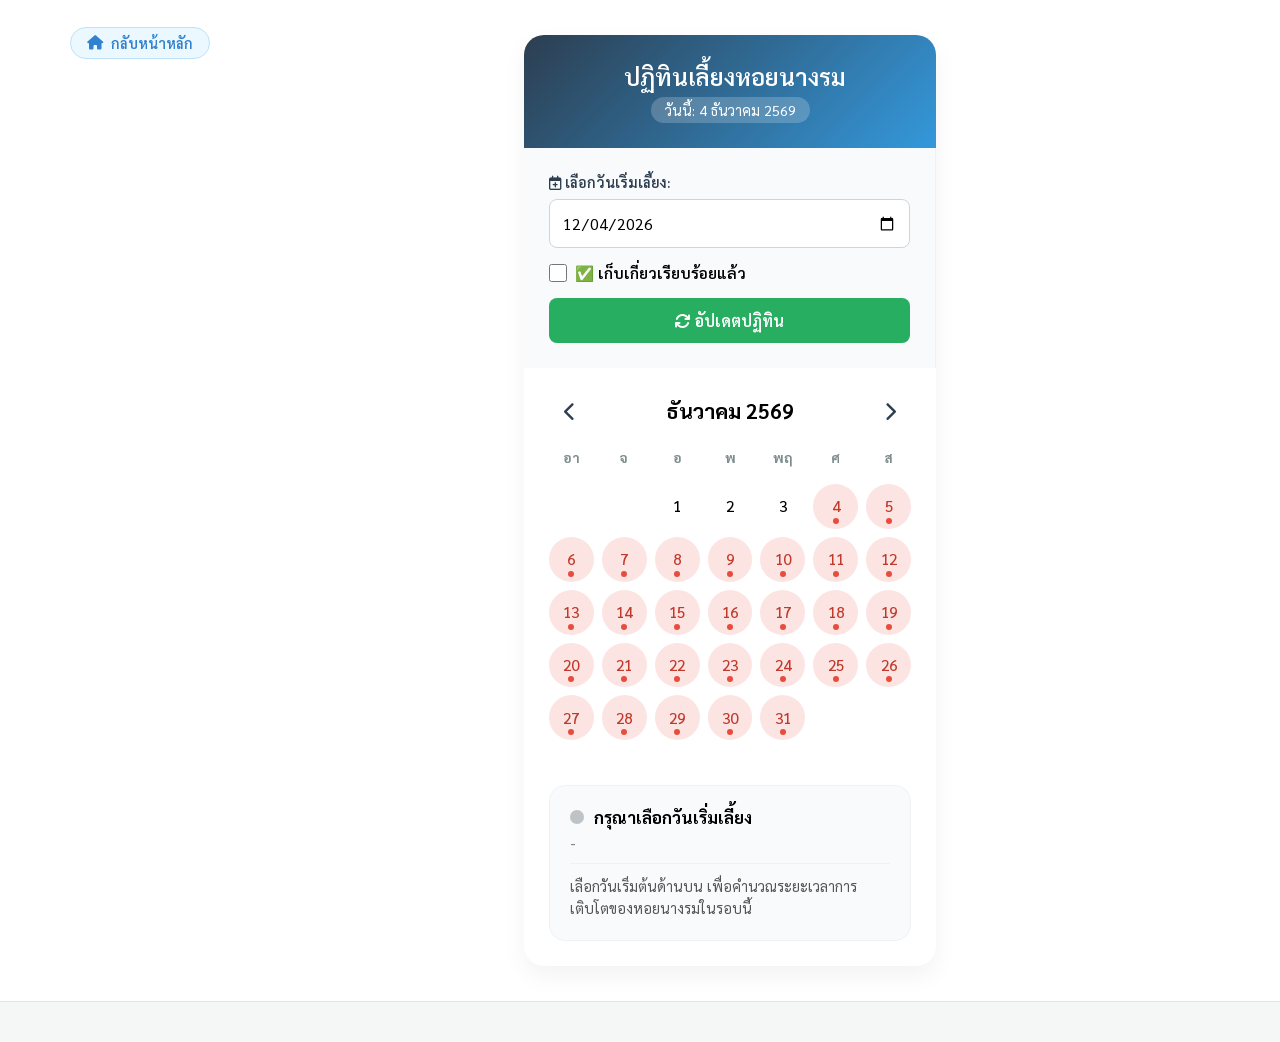
<file: work.html>
<!DOCTYPE html>
<html lang="th">
  
<head>
    <meta charset="UTF-8">
    <meta name="viewport" content="width=device-width, initial-scale=1.0">
    <title>ปฏิทินเก็บหอยนางรม</title>
    <link href="https://fonts.googleapis.com/css2?family=Sarabun:wght@300;400;600;700&display=swap" rel="stylesheet">
    <link rel="stylesheet" href="https://cdnjs.cloudflare.com/ajax/libs/font-awesome/6.4.0/css/all.min.css">
    <link rel="stylesheet" href="work.css">
</head>
<body>
    
    <nav>
        <div class="top-navbar">
    <div class="navbar-inner">
        <a href="dashboard.html" class="home-btn">
            <i class="fas fa-home"></i> กลับหน้าหลัก
        </a>
    </div>
</div>
    <div class="phone-container">
        <header class="app-header">
            <div class="header-title">
                <i class="fa-solid fa-oyster"></i>
                <h1>ปฏิทินเลี้ยงหอยนางรม</h1>
            </div>
            <div class="current-date-badge" id="currentDateBadge">---</div>
        </header>

        <section class="setup-section">
            <div class="input-group">
                <label for="startDate"><i class="fa-regular fa-calendar-plus"></i> เลือกวันเริ่มเลี้ยง:</label>
                <input type="date" id="startDate">
            </div>
            <div class="checkbox-group">
                <input type="checkbox" id="harvestedCheck">
                <label for="harvestedCheck">✅ เก็บเกี่ยวเรียบร้อยแล้ว</label>
            </div>
            <button id="calculateBtn" class="btn-primary"><i class="fa-solid fa-sync"></i> อัปเดตปฏิทิน</button>
        </section>

        <main class="calendar-section">
            <div class="calendar-nav">
                <button id="prevMonthBtn"><i class="fa-solid fa-chevron-left"></i></button>
                <h2 id="monthYearDisplay">มกราคม 2026</h2>
                <button id="nextMonthBtn"><i class="fa-solid fa-chevron-right"></i></button>
            </div>

            <div class="calendar-grid">
                <div class="day-name">อา</div>
                <div class="day-name">จ</div>
                <div class="day-name">อ</div>
                <div class="day-name">พ</div>
                <div class="day-name">พฤ</div>
                <div class="day-name">ศ</div>
                <div class="day-name">ส</div>
                <div id="calendarDays" class="days-container"></div>
            </div>
        </main>

        <section class="status-card" id="statusCard">
            <div class="status-header">
                <span class="status-dot" id="statusDot"></span>
                <h3 id="statusTitle">กรุณาเลือกวันเริ่มเลี้ยง</h3>
            </div>
            <p class="status-countdown" id="statusCountdown">-</p>
            <hr>
            <p class="status-desc" id="statusDesc">เลือกวันเริ่มต้นด้านบน เพื่อคำนวณระยะเวลาการเติบโตของหอยนางรมในรอบนี้</p>
        </section>
    </div>

    <script src="work.js"></script>
</body>
</html>
</file>
<file: contact.css>
@import url('https://fonts.googleapis.com/css2?family=Sarabun:wght@300;400;500;600;700&display=swap');

/* กำหนดตัวแปรพาเลทสีที่ได้ปรับปรุงให้สวยงามตามภาพบรีฟ 100% */
:root {
    --bg-main: #F5FBFF;         /* สีพื้นหลังหลัก เพิ่มความสบายตา */
    --bg-card: #FFFFFF;         /* สีพื้นหลังการ์ด/กล่อง ดูสะอาด โปร่ง */
    --color-main: #8B5A2B;      /* สีหลัก (หัวข้อ/ตัวเลข) น้ำตาลเข้ม อบอุ่น เป็นธรรมชาติ */
    --color-secondary: #87CEEB; /* สีรอง (ไอคอน/กราฟิก) ฟ้าอ่อน สื่อถึงน้ำและความสดชื่น */
    --color-accent: #FFBFAB;    /* สีเน้น (ปุ่ม/ไฮไลท์) พีช/ส้มอ่อน อ่อนโยน น่าใช้ */
    --text-primary: #4C2E1A;    /* ตัวอักษรหลัก น้ำตาลเข้ม คอนทราสต์ดี อ่านง่าย */
    --text-sub: #7A5C49;        /* ตัวอักษรรอง/รายละเอียด น้ำตาลอ่อน นุ่มนวล ไม่แย่งสายตา */
    --border-light: #E6F2FA;    /* เส้นขอบ/พื้นหลังอ่อน ฟ้าอ่อนมาก คุมโทน กลมกลืน */
    --shadow-soft: 0 10px 25px rgba(139, 90, 43, 0.04);
}

* {
    box-sizing: border-box;
    font-family: 'Sarabun', sans-serif;
    transition: all 0.2s ease-in-out;
}
/* ===================================================
   🌊 GLOBAL AQUARIUM LAYER STYLES
   =================================================== */
.aquarium-bg {
    position: fixed;
    top: 0; left: 0; width: 100vw; height: 100vh;
    background: linear-gradient(135deg, #e0f2fe 0%, #bae6fd 40%, #7dd3fc 100%);
    z-index: -4;
}
.light-rays {
    position: fixed;
    top: 0; left: 0; width: 100vw; height: 100vh;
    background: radial-gradient(circle at 50% -20%, rgba(255, 255, 255, 0.7) 0%, transparent 60%);
    z-index: -3;
    pointer-events: none;
}
.water-waves {
    position: fixed;
    top: 0; left: 0; width: 100%; height: 180px;
    z-index: -2; opacity: 0.6; pointer-events: none;
    overflow: hidden;
}
.wave {
    position: absolute; top: 0; left: 0; width: 200%; height: 100%;
    background: radial-gradient(ellipse at 50% 0%, rgba(255,255,255,0.4) 0%, transparent 70%);
    border-radius: 43%;
}
.wave1 { animation: waveMove 12s infinite linear; }
.wave2 { animation: waveMove 18s infinite linear; opacity: 0.5; top: 10px; }

@keyframes waveMove {
    0% { transform: rotate(0deg); }
    100% { transform: rotate(360deg); }
}

.bubble-bg {
    position: fixed;
    top: 0; left: 0; width: 100%; height: 100%;
    z-index: -2; pointer-events: none; overflow: hidden;
}
.bubble-node {
    position: absolute; bottom: -60px;
    background: radial-gradient(circle at 30% 30%, rgba(255, 255, 255, 0.6) 0%, rgba(56, 189, 248, 0.2) 60%, rgba(255, 255, 255, 0.8) 100%);
    border-radius: 50%;
    box-shadow: inset 0 0 6px rgba(255,255,255,0.6), 0 0 10px rgba(14, 165, 233, 0.2);
    animation: bubbleUp linear infinite;
}

@keyframes bubbleUp {
    0% { transform: translateY(0) translateX(0); opacity: 0; }
    10% { opacity: 0.8; }
    90% { opacity: 0.8; }
    100% { transform: translateY(-110vh) translateX(var(--drift)); opacity: 0; }
}

.fish-tank {
    position: fixed;
    top: 0; left: 0; width: 100%; height: 100%;
    z-index: -1; pointer-events: none; overflow: hidden;
}
.fish-node {
    position: absolute; width: 25px; height: 12px;
    background: linear-gradient(90deg, rgba(2, 132, 199, 0.5), rgba(56, 189, 248, 0.2));
    border-radius: 50% 80% 50% 50%;
    box-shadow: 0 0 8px rgba(14, 165, 233, 0.3);
    animation: swimRight linear infinite;
}
.fish-node::after {
    content: ''; position: absolute; right: -6px; top: 2px;
    border-left: 8px solid rgba(2, 132, 199, 0.5);
    border-top: 4px solid transparent; border-bottom: 4px solid transparent;
}

@keyframes swimRight {
    0% { left: -40px; transform: scaleY(1); }
    50% { transform: scaleY(0.9) translateY(15px); }
    100% { left: 105vw; transform: scaleY(1); }
}/* ===================================================
   🌊 GLOBAL AQUARIUM LAYER STYLES
   =================================================== */
.aquarium-bg {
    position: fixed;
    top: 0; left: 0; width: 100vw; height: 100vh;
    background: linear-gradient(135deg, #e0f2fe 0%, #bae6fd 40%, #7dd3fc 100%);
    z-index: -4;
}
.light-rays {
    position: fixed;
    top: 0; left: 0; width: 100vw; height: 100vh;
    background: radial-gradient(circle at 50% -20%, rgba(255, 255, 255, 0.7) 0%, transparent 60%);
    z-index: -3;
    pointer-events: none;
}
.water-waves {
    position: fixed;
    top: 0; left: 0; width: 100%; height: 180px;
    z-index: -2; opacity: 0.6; pointer-events: none;
    overflow: hidden;
}
.wave {
    position: absolute; top: 0; left: 0; width: 200%; height: 100%;
    background: radial-gradient(ellipse at 50% 0%, rgba(255,255,255,0.4) 0%, transparent 70%);
    border-radius: 43%;
}
.wave1 { animation: waveMove 12s infinite linear; }
.wave2 { animation: waveMove 18s infinite linear; opacity: 0.5; top: 10px; }

@keyframes waveMove {
    0% { transform: rotate(0deg); }
    100% { transform: rotate(360deg); }
}

.bubble-bg {
    position: fixed;
    top: 0; left: 0; width: 100%; height: 100%;
    z-index: -2; pointer-events: none; overflow: hidden;
}
.bubble-node {
    position: absolute; bottom: -60px;
    background: radial-gradient(circle at 30% 30%, rgba(255, 255, 255, 0.6) 0%, rgba(56, 189, 248, 0.2) 60%, rgba(255, 255, 255, 0.8) 100%);
    border-radius: 50%;
    box-shadow: inset 0 0 6px rgba(255,255,255,0.6), 0 0 10px rgba(14, 165, 233, 0.2);
    animation: bubbleUp linear infinite;
}

@keyframes bubbleUp {
    0% { transform: translateY(0) translateX(0); opacity: 0; }
    10% { opacity: 0.8; }
    90% { opacity: 0.8; }
    100% { transform: translateY(-110vh) translateX(var(--drift)); opacity: 0; }
}

.fish-tank {
    position: fixed;
    top: 0; left: 0; width: 100%; height: 100%;
    z-index: -1; pointer-events: none; overflow: hidden;
}
.fish-node {
    position: absolute; width: 25px; height: 12px;
    background: linear-gradient(90deg, rgba(2, 132, 199, 0.5), rgba(56, 189, 248, 0.2));
    border-radius: 50% 80% 50% 50%;
    box-shadow: 0 0 8px rgba(14, 165, 233, 0.3);
    animation: swimRight linear infinite;
}
.fish-node::after {
    content: ''; position: absolute; right: -6px; top: 2px;
    border-left: 8px solid rgba(2, 132, 199, 0.5);
    border-top: 4px solid transparent; border-bottom: 4px solid transparent;
}

@keyframes swimRight {
    0% { left: -40px; transform: scaleY(1); }
    50% { transform: scaleY(0.9) translateY(15px); }
    100% { left: 105vw; transform: scaleY(1); }
}
body {
    background-color: var(--bg-main);
    color: var(--text-primary);
    margin: 0;
    padding: 0;
    display: flex;
    flex-direction: column;
    align-items: center;
    min-height: 100vh;
}

/* ── แถบบาร์สีขาวบนสุด (Top Navbar) ── */
nav {
    width: 100%;
    background-color: #FFFFFF; /* พื้นหลังสีขาวล้วนสะอาดตา */
    box-shadow: 0 2px 10px rgba(0, 0, 0, 0.03);
    border-bottom: 1px solid #E6F2FA;
    display: flex;
    justify-content: center;
    position: sticky;
    top: 0;
    z-index: 1100;
}

/* ตัวจัดการกรอบด้านใน ดันปุ่มไปซ้ายสุด */
.navbar-inner {
    width: 100%;
    max-width: none; /* ขนาดกว้างเท่ากับหน้าคอนเทนเนอร์หลัก */
    padding: 12px 20px;
    display: flex;
    justify-content: flex-start; /* 👈 บังคับให้ปุ่มและเนื้อหาเริ่มจากซ้ายสุด */
    align-items: center;
}

/* ดีไซน์ปุ่มแคปซูล Home สไตล์มินิมอลตามรูปภาพล่าสุด */
.home-btn {
    display: inline-flex;
    align-items: center;
    gap: 8px; /* เว้นระยะห่างระหว่างไอคอนบ้านกับตัวอักษร */
    text-decoration: none;
    color: #3182ce; /* ข้อความสีฟ้า */
    font-size: 0.9rem;
    font-weight: 600;
    background-color: #ebf8ff; /* พื้นหลังฟ้าอ่อนนุ่มนวล */
    padding: 6px 16px;
    border-radius: 20px; /* ทำมุมโค้งมนทรงแคปซูล */
    border: 1px solid #bee3f8;
    cursor: pointer;
}

/* เอฟเฟกต์เมื่อเอาเมาส์ไปชี้ */
.home-btn:hover {
    background-color: #3182ce;
    color: #FFFFFF;
    transform: translateY(-1px);
}
/* ── คอนเทนเนอร์หลัก (ปรับลด padding ล่างเพราะลบเมนูออกแล้ว) ── */
.app-container {
    width: 100%;
    max-width: 760px;
    padding: 25px 20px 40px 20px; 
    display: flex;
    flex-direction: column;
    gap: 20px;
}

/* 2. ส่วนหัวต้อนรับสไตล์พรีเมียมจาก Dashboard */
.welcome-card {
   color: #3078b6;

    text-decoration: none;

    margin-right: 20px;
    font-weight: bold;
    transition: 0.3s;

}

.welcome-text {
    position: absolute;
    top: 15px;
    right: 20px;
    font-size: 0.8rem;
    font-weight: 600;
    color: #2b6cb0;
    background-color: #ebf8ff;
    padding: 3px 12px;
    border-radius: 20px;
}

.location-badge {
    color: #e53e3e;
    font-size: 1.05rem;
    font-weight: 700;
    margin-bottom: 8px;
    display: flex;
    justify-content: center;
    align-items: center;
    gap: 5px;
}

.page-title {
    font-size: 1.35rem;
    color: var(--color-main);
    margin: 8px 0 5px 0;
    font-weight: 700;
}

.page-desc {
    font-size: 0.88rem;
    color: var(--text-sub);
    margin: 0;
    line-height: 1.5;
}

/* 3. กล่อง Feed ของรายการหน่วยงาน */
.agencies-feed {
    display: flex;
    flex-direction: column;
    gap: 14px;
}

.agency-card-item {
    background-color: var(--bg-card);
    border-radius: 16px;
    box-shadow: var(--shadow-soft);
    border: 1px solid var(--border-light);
    overflow: hidden;
}

.card-trigger {
    padding: 18px 20px;
    display: flex;
    justify-content: space-between;
    align-items: center;
    cursor: pointer;
    background-color: var(--bg-card);
    user-select: none;
}

.card-trigger:hover {
    background-color: var(--bg-main);
}

.trigger-left {
    display: flex;
    align-items: center;
    gap: 15px;
}

.icon-box {
    width: 42px;
    height: 42px;
    background-color: var(--bg-main);
    border-radius: 12px;
    display: flex;
    justify-content: center;
    align-items: center;
    color: var(--color-secondary);
    font-size: 1.15rem;
    border: 1px solid var(--border-light);
}

.title-group h3 {
    margin: 0;
    font-size: 1.05rem;
    color: var(--color-main);
    font-weight: 600;
}

.tag-sub {
    font-size: 0.78rem;
    color: var(--text-sub);
    display: block;
    margin-top: 1px;
}

.arrow-toggle {
    color: var(--text-sub);
    font-size: 1rem;
    transition: transform 0.25s ease;
}

/* 4. ส่วนเนื้อหารายละเอียดภายในกล่อง */
.card-expandable-content {
    display: none; 
    border-top: 1px solid var(--border-light);
    background-color: var(--bg-card);
}

.inner-padding {
    padding: 20px;
}

.info-segment {
    margin-bottom: 12px;
}

.segment-title {
    font-size: 0.88rem;
    font-weight: 700;
    color: var(--color-main);
    display: flex;
    align-items: center;
    gap: 6px;
    margin-bottom: 4px;
}

.info-segment p {
    margin: 0;
    font-size: 0.92rem;
    line-height: 1.6;
    color: var(--text-primary);
}

.text-highlight {
    color: var(--color-main);
    font-weight: 600;
    background-color: var(--border-light);
    padding: 1px 5px;
    border-radius: 4px;
}

.meta-info-block {
    background-color: var(--bg-main);
    padding: 15px;
    border-radius: 12px;
    display: flex;
    flex-direction: column;
    gap: 8px;
    border: 1px solid var(--border-light);
    margin-top: 15px;
}

.meta-row {
    display: flex;
    align-items: flex-start;
    gap: 10px;
    font-size: 0.88rem;
    color: var(--text-sub);
}

.meta-row i {
    color: var(--color-secondary);
    margin-top: 3px;
    width: 16px;
    text-align: center;
}

.meta-row a {
    color: var(--color-main);
    text-decoration: none;
    font-weight: 600;
    border-bottom: 1px dashed var(--color-main);
}

.meta-row a:hover {
    color: var(--color-secondary);
    border-bottom-color: var(--color-secondary);
}

.hotline-row {
    background-color: var(--color-accent);
    padding: 6px 12px;
    border-radius: 8px;
    color: var(--text-primary);
}

.hotline-row i {
    color: var(--color-main);
}

.phone-highlight {
    font-size: 0.95rem;
    color: var(--color-main);
    font-weight: 700;
}

.nav-direct-link a {
    background-color: #e6fffa;
    color: #234e52;
    padding: 2px 8px;
    border-radius: 4px;
    border: 1px solid #b2f5ea;
    font-weight: 500;
}

.nested-highlight-box {
    margin-top: 15px;
    border-left: 3px solid var(--color-main);
    padding-left: 12px;
}

.nested-highlight-box h4 {
    margin: 0 0 6px 0;
    font-size: 0.88rem;
    color: var(--text-primary);
}

.nested-row {
    display: flex;
    align-items: flex-start;
    gap: 8px;
    font-size: 0.84rem;
    color: var(--text-sub);
    margin: 5px 0;
}

.nested-row i {
    font-size: 0.6rem;
    margin-top: 5px;
    color: var(--color-secondary);
}

.highlight-alert {
    color: var(--text-primary);
    font-weight: 500;
}

.mini-pill {
    background-color: var(--color-accent);
    font-size: 0.72rem;
    font-weight: 700;
    padding: 1px 6px;
    border-radius: 4px;
    color: var(--color-main);
    margin-left: 4px;
    display: inline-block;
}

/* 5. ส่วนปุ่มแอดมินรูปแคปซูลยาวด้านล่าง */
.admin-footer-area {
    margin-top: 10px;
}

.capsule-admin-btn {
    background-color: var(--color-accent);
    color: var(--text-primary);
    border: 2px solid var(--color-main);
    font-size: 1.05rem;
    font-weight: 600;
    padding: 14px;
    border-radius: 50px;
    cursor: pointer;
    width: 100%;
    display: flex;
    justify-content: center;
    align-items: center;
    gap: 8px;
    box-shadow: 0 8px 20px rgba(255, 191, 171, 0.35);
}

.capsule-admin-btn:hover {
    background-color: var(--color-main);
    color: var(--bg-card);
    transform: translateY(-2px);
}

/* สถานะเมื่อการ์ดถูกเปิดใช้งาน */
.card-active-state {
    border-color: var(--color-secondary);
    box-shadow: 0 8px 20px rgba(135, 206, 235, 0.08);
}

.card-active-state .arrow-toggle {
    transform: rotate(180deg);
    color: var(--color-main);
}

@media (max-width: 600px) {
    .welcome-user {
        position: static;
        display: inline-block;
        margin-bottom: 8px;
    }
    .welcome-card {
        padding: 20px 15px;
    }
}
</file>
<file: style.css>
body {

    font-family: 'Segoe UI', sans-serif;

    background-color: #f5fbff;

    color: rgb(255, 255, 255);

    margin: 0;

    display: flex;

    flex-direction: column;

    align-items: center;

    overflow-x: hidden;

}



nav {
    width: 100%;
    background: rgb(255, 255, 255);
    padding: 0; /* 🛠️ ปรับเป็น 0 เพื่อให้เนื้อหาด้านในขยายไปติดขอบซ้าย-ขวา ได้สุดหน้าจอ */
    display: flex;
    justify-content: center;
    box-sizing: border-box;
    border-bottom: 1px solid rgba(74, 222, 128, 0.3);
    backdrop-filter: blur(10px);
    position: sticky; /* ช่วยล็อกให้บาร์ติดอยู่บนสุดเวลาเลื่อนหน้าจอ */
    top: 0;
    z-index: 1100;
}
/* ── 2. ตัวจัดการกรอบด้านใน (ดันปุ่มไปซ้ายสุด) ── */
.navbar-inner {
    width: 100%;
    max-width: 100%; /* 🛠️ เปลี่ยนจาก none เป็น 100% เพื่อบังคับให้กล่องแผ่เต็มความกว้างหน้าจอ */
    padding: 12px 24px; /* เว้นระยะห่างจากขอบจอซ้าย-ขวาพอดีๆ ไม่ให้ปุ่มติดขอบพิกเซลหน้าจอเกินไป */
    display: flex;
    justify-content: space-between; 
    align-items: center;
    box-sizing: border-box;
}
/* ==========================================
   📍 Layout 2 คอลัมน์: เนื้อหาหลัก + กล่องแจ้งเตือนข้างขวา
   ========================================== */
.page-layout {
    display: flex;
    flex-direction: row;
    align-items: flex-start;
    gap: 30px;
    width: 90%;
    max-width: 1200px;
    margin: 20px auto 40px 8%;
}

.main-content {
    display: flex;
    flex-direction: column;
    gap: 20px;
    flex-shrink: 0;
}

/* เอา margin/width เดิมของ weather-bar และ dashboard-content-layout ออก
   เพราะตอนนี้ตำแหน่งถูกควบคุมโดย .page-layout / .main-content แทน */
.main-content .weather-bar {
    margin: 0 !important;
    width: 860px;
}

.main-content .dashboard-content-layout {
    width: auto !important;
    max-width: none !important;
    margin: 0 !important;
}
/* 1. ปรับแถบฝั่งขวาให้ขยายตัวเต็มพื้นที่ที่เหลือ */
/* 1. ปรับแผงฝั่งขวา (.side-panel) ให้ขยายร่างรับพื้นที่ที่เหลือแนวนอนทั้งหมด */
/* 1. แผงฝั่งขวา: สั่งให้ขยายรับพื้นที่แนวนอนที่เหลือทั้งหมด */
.side-panel {
    flex: 1;                 /* ขยายตัวกินพื้นที่ว่างในแนวนอนที่เหลือฝั่งขวา */
    align-self: flex-start;  /* 🛠️ เปลี่ยนจาก stretch เป็น flex-start เพื่อไม่ให้กล่องยืดยาวดิ่งลงไปข้างล่าง */
    position: sticky;
    top: 90px;
    box-sizing: border-box;
    width: 100%;             /* มั่นใจว่าแผงยืดเต็มพื้นที่ */
}

/* 2. ตัวกล่องการ์ดแจ้งเตือน: เปลี่ยนทรงเป็นสี่เหลี่ยมผืนผ้าใบใหญ่ขึ้น */
.alert-box {
background: #FFFFFF;
    border: 2px solid #E6F2FA;
    border-radius: 25px;
    padding: 24px;           
    box-shadow: 0 4px 15px rgba(0,0,0,0.02);
    box-sizing: border-box;
    width: 300%;             
    min-height: 250px;       /* 🛠️ เพิ่มจุดนี้: กำหนดความสูงขั้นต่ำในแนวตั้ง (ลองปรับเพิ่ม-ลดตัวเลข px ได้ตามใจชอบเลยครับ) */
    display: flex;
    flex-direction: column;
}

/* 3. รายการแจ้งเตือนด้านในกล่อง */
.mini-notify-list {
    display: flex;
    flex-direction: column;
    /* เอา flex: 1 ออก เพื่อให้กล่องหดตามเนื้อหาจริง ไม่ฝืนยืดลงล่าง */
}
.alert-box-header {
    font-size: 1.3rem;
    font-weight: bold;
    color: #0d4690;
    margin-bottom: 15px;
    padding-bottom: 12px;
    border-bottom: 2px solid #E6F2FA;
}

.alert-empty {
    text-align: center;
    color: #9ca3af;
    padding: 25px 0;
    font-size: 0.9rem;
}

.alert-view-all {
    display: block;
    text-align: right;
    margin-top: 12px;
    color: #3182ce;
    font-size: 0.85rem;
    font-weight: 600;
    text-decoration: none;
}

.alert-view-all:hover {
    text-decoration: underline;
}

/* รายการแจ้งเตือนแบบย่อในกล่องข้างขวา */


.mini-notify-item {
    background: #ffffff;
    border-left: 6px solid #4ade80;
    border-radius: 12px;
    padding: 12px 14px;
    margin-bottom: 12px;
    display: flex;
    flex-direction: column;
    gap: 4px;
    box-shadow: 0 2px 5px rgba(0,0,0,0.04);
}

.mini-notify-item.danger {
    border-left-color: #ef4444;
    background: #fef2f2;
}

.mini-notify-item.warning {
    border-left-color: #f59e0b;
    background: #fffbeb;
}

.mini-notify-item.success {
    border-left-color: #22c55e;
    background: #f0fdf4;
}

.mini-notify-time {
    font-size: 0.75rem;
    font-weight: bold;
    color: #6b7280;
}

.mini-notify-msg {
    font-size: 0.85rem;
    color: #333;
    line-height: 1.4;
}

/* เผื่อใช้กับหน้า notify.html ด้วย ให้สีเขียว (กลับมาปกติ) เข้าธีมเดียวกัน */
.notify-item.success {
    border-left-color: #22c55e;
    background: #f0fdf4;
}

/* จอเล็ก: ยุบกล่องแจ้งเตือนลงมาด้านล่างแทนการอยู่ข้างขวา */
@media (max-width: 1100px) {
    .page-layout {
        flex-direction: column;
        margin: 20px auto;
    }
    .side-panel {
        position: static;
        width: 200%;
        max-width: none;
    }
}
.nav-right {
    display: flex;
    gap: 20px;
    margin-left: auto; /* 🚀 ดันไอคอนแจ้งเตือนและกล่องนี้ไปต่อคิวที่ขวาสุดของหน้าจอทันที */
    align-items: center;
}

/* ── 3. ดีไซน์ปุ่มแคปซูล Home สีฟ้ามินิมอล ── */
.home-btn {
    display: inline-flex;
    align-items: center;
    gap: 8px; /* เว้นระยะห่างระหว่างไอคอนกับข้อความ */
    text-decoration: none; /* ลบเส้นใต้ลิงก์ออก */
    color: #3182ce; /* ตัวอักษรสีฟ้า */
    font-size: 0.9rem;
    font-weight: 600;
    background-color: #ebf8ff; /* พื้นหลังสีฟ้าอ่อนนุ่มนวล */
    padding: 6px 16px;
    border-radius: 20px; /* ปรับขอบให้โค้งมนเป็นทรงแคปซูล */
    border: 1px solid #bee3f8; /* เส้นขอบฟ้าสว่าง */
    cursor: pointer;
}

/* ── 4. เอฟเฟกต์ตอนเอาเมาส์ไปชี้ (Hover) ── */
.home-btn:hover {
    background-color: #3182ce; /* สลับเป็นพื้นหลังสีฟ้าเข้ม */
    color: #FFFFFF; /* สลับเป็นตัวอักษรสีขาว */
    transform: translateY(-1px); /* ลอยขึ้นเล็กน้อยเพิ่มมิติ */
}


.nav-left a {

    color: #3078b6;

    text-decoration: none;

    margin-right: 20px;
    font-weight: bold;
    transition: 0.3s;

}

nav a:hover {
    color: #4ade80; /* สีเขียวเรืองแสงเวลา Hover */
}



.nav-item {
    position: relative;
    cursor: pointer;
    font-size: 1.2rem;          /* ลดขนาดอิโมจิลงนิดให้ดูพอดี ไม่เทอะทะ */
    width: 40px;
    height: 40px;
    display: flex;
    align-items: center;
    justify-content: center;
    border-radius: 50%;         /* ทำเป็นปุ่มวงกลม minimal เหมือนปุ่ม home-btn */
    background-color: hsl(204, 46%, 42%); /* พื้นหลังอ่อนกลืนกับธีม */
    transition: 0.2s ease;
}

.nav-item:hover {
    background-color: #2d6489; /* เข้มขึ้นนิดเดียวตอนเอาเมาส์ชี้ */
}
/* ── Effect ฟองอากาศลอยกระจายเบาๆ ด้านหลัง ── */
.bubble-container {
    position: fixed;
    top: 0;
    left: 0;
    width: 100%;
    height: 100%;
    pointer-events: none;
    z-index: -1;
    overflow: hidden;
}
.bubble {
    position: absolute;
    bottom: -20px;
    background: rgba(174, 226, 255, 0.3);
    border-radius: 50%;
    animation: floatUp 8s infinite linear;
}
@keyframes floatUp {
    0% { transform: translateY(0) scale(1); opacity: 0; }
    10% { opacity: 0.6; }
    90% { opacity: 0.6; }
    100% { transform: translateY(-105vh) scale(1.2); opacity: 0; }
}

/* ── ปุ่มสไตล์โฮมแคปซูลมินิมอล ── */
.home-btn {
    display: inline-flex;
    align-items: center;
    gap: 8px;
    text-decoration: none;
    color: #3182ce;
    font-size: 0.9rem;
    font-weight: 600;
    background-color: #ebf8ff;
    padding: 8px 18px;
    border-radius: 20px;
    border: 1px solid #bee3f8;
    cursor: pointer;
    transition: all 0.2s ease;
}
.home-btn:hover {
    background-color: #3182ce;
    color: #FFFFFF;
    transform: translateY(-2px);
}
.notify-badge {
    position: absolute;
    top: -2px;
    right: -2px;
    background: #ef4444;       /* แดงนุ่มลง ไม่จัดจ้านเท่าสี red ล้วน */
    color: #ffffff;
    font-size: 9px;
    font-weight: 600;
    min-width: 16px;
    height: 16px;
    line-height: 16px;
    padding: 0;
    border-radius: 50%;
    text-align: center;
    box-shadow: 0 0 0 2px #ffffff; /* เส้นขอบขาวบางๆ ให้ตัวเลขลอยแยกจากวงกลมพื้นหลัง ดูสะอาดขึ้น */
}

/* ==========================================================================
   📦 ปรับปรุงกล่องคุณภาพน้ำโดยรวม (ให้กว้างเท่ากล่องแจ้งเตือน และสมดุลมินิมอล)
   ========================================================================= */

.water-quality-box {
    background: #FFFFFF;
    border: 2px solid #E6F2FA;
    border-radius: 25px;
    padding: 24px;           
    box-shadow: 0 4px 15px rgba(0,0,0,0.02);
    box-sizing: border-box;
    width: 300%;             
    min-height: 250px;       /* 🛠️ เพิ่มจุดนี้: กำหนดความสูงขั้นต่ำในแนวตั้ง (ลองปรับเพิ่ม-ลดตัวเลข px ได้ตามใจชอบเลยครับ) */
    display: flex;
    flex-direction: column;   /* เว้นระยะห่างก่อนถึงกล่องการแจ้งเตือน */
}

/* หัวข้อกล่องคุณภาพน้ำ (ลดขนาดตัวหนังสือลงมาให้มินิมอลเข้าธีมเว็บ) */
.water-quality-header {
    font-size: 1.15rem;               /* ปรับให้ขนาดพอๆ กับหัวข้อแจ้งเตือนระบบ */
    font-weight: bold;
    color: #0d4690;                   /* สีน้ำเงินธีมหลักของฟาร์ม */
    padding-bottom: 10px;
    border-bottom: 2px solid #E6F2FA; /* เส้นคั่นใต้หัวข้อ */
}

/* ส่วนเนื้อหาภายในกล่อง จัดวางให้อยู่ตรงกลางอย่างสวยงาม */
.water-quality-content {
    flex: 1;
    display: flex;
    flex-direction: column;
    align-items: center;
    justify-content: center;
    text-align: center;
    gap: 8px;                         /* ระยะห่างช่องไฟระหว่างไอคอนและข้อความ */
    padding: 15px 0 5px 0;
}

/* ขนาดอิโมจิแสดงอารมณ์เซนเซอร์ (ปรับให้สมส่วน ไม่ใหญ่ล้นจอ) */
.status-icon-emoji {
    font-size: 3.5rem;                /* ขนาดกำลังน่ารักเด่นชัดพอดีกล่อง */
    line-height: 1;
    margin-bottom: 2px;
}

/* ตัวหนังสือบอกสถานะหลัก (เช่น เหมาะสม, ไม่เหมาะสม) */
.status-text-lbl {
    font-size: 1.35rem;               /* ตัวหนา เด่นชัดเจน */
    font-weight: bold;
}

/* ข้อความคำแนะนำภาษาไทยย่อยๆ ด้านล่าง */
.status-advice-lbl {
    font-size: 0.95rem;               /* ขนาดอ่านง่าย สบายตา */
    color: #555555;
    line-height: 1.4;
    margin: 0;
    font-weight: 500;
}

h1 {

    margin-top: 80px;

    color: #0d4690;

    text-shadow: 0 0 20px rgba(67, 120, 236, 0.5);

}
h2 {

    margin-top: 40px;

    color: #04ab4f;

    text-shadow: 0 0 15px rgba(3, 197, 74, 0.5);

}


/* 📍 คอนเทนเนอร์หลัก: ปรับระยะเยื้องซ้าย-ขวา ทั้งหมดตรงนี้ */
.dashboard-content-layout {
    display: flex;
    flex-direction: column;
    gap: 40px;
    width: 90%;
    max-width: 1200px;
    margin: 40px auto 0 8%; /* 8% ตัวท้ายคือการดันเนื้อหาทั้งหมดเยื้องมาทางซ้าย ปรับเพิ่ม-ลดตรงนี้ได้เลยครับ */
}

/* กรอบขาวใบใหญ่ที่รวมทุกเซนเซอร์ */
.sensor-mega-card {
   background: #FFFFFF;       /* พื้นหลังขาวสะอาด */
    border: 2px solid #E6F2FA;  /* เปลี่ยนขอบจากเขียวเป็นฟ้าอ่อนคุมโทน */
    border-radius: 25px;
    padding: 30px 40px;
    display: flex;
    flex-direction: row;
    align-items: center;
    justify-content: space-between; /* กระจายเซนเซอร์ให้ห่างเท่ากันในกล่อง */
    width: 860px; /* ล็อคความกว้างให้ยาวพอดีกับแถวปุ่ม 3 ปุ่มด้านล่าง เพื่อความขนานกัน */
    box-shadow: 0 4px 15px rgba(0,0,0,0.02);
}

/* แต่ละคอลัมน์เซนเซอร์ข้างในกล่องใหญ่ */
.sensor-column {
    display: flex;
    flex-direction: column;
    align-items: center;
    text-align: center;
    flex: 1;
}

/* เส้นคั่นแนวตั้งระหว่างเซนเซอร์ให้ดูเป็นสัดส่วน */
.sensor-divider {
    width: 1px;
    height: 100px;
    background-color: #E6F2FA; /* ใช้สีฟ้าอ่อนทำเป็นเส้นคั่นแทนสีเทาเดิม */
    margin: 0 20px;
}

/* ปรับขนาดไอคอนในกล่องใหญ่ให้กระชับขึ้น */
.sensor-icon-small {
    width: 50px;
    height: auto;
    margin-bottom: 10px;
}

.sensor-value {
    font-size: 1.5rem;
    font-weight: bold;
    color: #8B5A2B;            /* ตัวเลขค่าเซนเซอร์เปลี่ยนเป็นสีน้ำตาลทอง/น้ำตาลหลัก */
}
.sensor-title {

    font-size: 2rem;

    font-weight: bold;

   color: #7A5C49;            /* ชื่อหัวข้อ (อุณหภูมิ, pH) เป็นสีน้ำตาลอ่อนนุ่มตา */

    margin-bottom: 10px;

}
/* 📍 กลุ่มปุ่มฟังก์ชันด้านล่าง ล็อคแถวละ 3 ชิดซ้าย */
.function-group-grid {
    display: grid;
    grid-template-columns: repeat(4, 220px); /* ล็อคขนาดให้ปุ่มกว้าง 220px เรียงกัน 3 อันจะกว้างราวๆ 680-700px */
    gap: 20px;
    justify-content: flex-start; /* บังคับให้ชิดซ้าย */
}

/* ปุ่มฟังก์ชันเดี่ยวๆ (ดึงความสูง-ต่ำและเอฟเฟกต์ของการ์ดเดิมมาใช้) */
.menu-card {
   background: #FFFFFF;
    border: 2px solid #E6F2FA;
    color: #4C2E1A;            /* ตัวหนังสือบนปุ่มเป็นสีน้ำตาลเข้ม */
    border-radius: 20px;
    height: 330px;
    display: flex;
    flex-direction: column;
    align-items: center;
    justify-content: center;
    cursor: pointer;
    transition: all 0.3s ease;
}
.menu-card:hover {
    transform: translateY(-8px);
    box-shadow: 0 10px 20px rgba(0,0,0,0.08);
    background-color: #FFBFAB; /* เปลี่ยนพื้นหลังเป็นสีส้มพีชพาสเทลตอนชี้ */
    border-color: #FFBFAB;
    color: #FFFFFF;            /* ดันตัวอักษรเป็นสีขาวเพื่อให้เด่นขึ้น */
}
/* สไตล์การ์ดดึงของเดิมมาใช้ได้เลยครับ */
.sensor-card {
    background: #FFFFFF;
    border: 2px solid #E6F2FA;
    border-radius: 40px;
    width: 400px;       /* บังคับขนาดการ์ดให้เท่ากันทุกใบทั้งบนและล่าง */
    height: 440px;
    display: flex;
    flex-direction: column;
    align-items: center;
    justify-content: center;
    transition: all 0.3s ease;
    cursor: pointer;
}
.sensor-card:hover {
    transform: translateY(-8px);
    box-shadow: 0 10px 20px rgba(0,0,0,0.08);
}


/* และเช็กตรงส่วนนี้ด้วยเพื่อให้รูปอยู่ตรงกลาง */

.sensor-icon {

    display: flex;

    justify-content: center;

    align-items: center;

    height: 100px;       /* กำหนดความสูงของพื้นที่วางรูป */

    overflow: hidden;    /* ถ้ารูปใหญ่เกินพื้นที่นี้ ให้ตัดส่วนเกินทิ้ง */

}

.sensor-value {

    font-size: 2.2rem;

    font-weight: bold;

    color: #c07030;

}

.sensor-label {

    font-size: 1rem;

    font-weight: bold;

    color: #6e420f;

}

@keyframes float {

    0%, 100% { transform: translateY(0); }

    50% { transform: translateY(-10px); }

}



/* Modal Styling */

.modal {

    display: none;

    position: fixed;

    top: 0; left: 0;

    width: 100%; height: 100%;

    background: rgba(0,0,0,0.8);

    justify-content: center;

    align-items: center;

    z-index: 999;

}



.modal-content {

    background: #051a0b;

    padding: 30px;

    border-radius: 20px;

    border: 2px solid #de804a;

    text-align: center;

}

.status-label {

    font-size: 0.9rem;

    margin-top: 5px;

    font-weight: bold;

}

/* ==========================================
   📍 ส่วนแก้ไขสีแสดงสถานะของค่าเซนเซอร์
   ========================================== */
.status-normal { 
    color: #22c55e !important; /* สีเขียวเข้มขึ้นเล็กน้อยเพื่อให้เห็นชัดบนพื้นหลังขาว */
    font-weight: bold;
} 

.status-low { 
    color: #f59e0b !important; /* สีส้ม/เหลือง แจ้งเตือนเมื่อค่าต่ำเกินไป หรือน้ำจืดไป */
    font-weight: bold;
}

.status-high { 
    color: #ef4444 !important; /* สีแดง แจ้งเตือนเมื่อค่าสูงเกินไป หรือเค็ม/ขุ่นไป */
    font-weight: bold;
}

/* ป้องกันข้อความ Connecting ตัวเริ่มต้นกลืนหายไป */
.sensor-status {
    font-size: 1.1rem;
    font-weight: bold;
    margin-top: 5px;
}

.control-panel {

    background: rgba(255, 255, 255, 0.05);

    padding: 20px;

    border-radius: 15px;

    margin-bottom: 20px;

    width: 80%;

    max-width: 900px;

}



.filter-group {

    margin-bottom: 15px;

    text-align: center;

}



.filter-group p {

    margin-bottom: 8px;

    font-size: 0.9rem;

    color: #267e46;

    opacity: 0.8;

}



.type-btn {

    background: #ffffff;

    border: 1px solid #4ade80;

    color: #4ade80;

    padding: 10px 15px;

    margin: 5px;

    border-radius: 5px;

    cursor: pointer;

}



.type-btn:hover {

   background: #f0fff4;    /* สีขาวอมเขียวอ่อนๆ เวลาชี้ */
   box-shadow: 0 0 10px rgba(74, 222, 128, 0.2);

}

/* คอนเทนเนอร์หลักของกราฟ */

.chart-container {

    background-color: #ffffff; /* ภายในกรอบสีขาว */

    padding: 30px;

    border-radius: 25px;

    margin: 20px auto;

    width: 90%;

    max-width: 1100px;

    height: 550px; /* เพิ่มความสูงให้กราฟดูใหญ่ชัดเจน */

    box-sizing: border-box;



    /* กรอบเรืองแสงสีเขียว */

    border: 2px solid #4ade80;

    box-shadow: 0 0 25px rgba(74, 222, 128, 0.4);

   

    position: relative;

    display: flex;

    flex-direction: column;

    justify-content: center;

}

.control-panel {
    position: relative;
    z-index: 10; /* ดันแผงปุ่มให้อยู่เหนือเลเยอร์อื่น */
}

.type-btn {
    pointer-events: auto; /* มั่นใจว่าปุ่มสามารถรับการคลิกได้ */
}
.control-panel {
    position: relative;
    z-index: 10; /* ให้ปุ่มอยู่เลเยอร์หน้าสุด */
    background: rgba(255, 255, 255, 0.05);
    padding: 20px;
    border-radius: 15px;
    margin-bottom: 20px;
    width: 80%;
    max-width: 900px;
    display: block; /* มั่นใจว่าแสดงผล */
}

.notification-container {
    width: 90%;
    max-width: 1200px;
    margin: 20px auto;
}

.notify-header {
    display: flex;
    justify-content: space-between;
    align-items: center;
    margin-bottom: 20px;
}

.btn-clear {
    background: #ffffff;
    border: 2px solid #4ade80;
    color: #2e7d32;
    padding: 10px 20px;
    border-radius: 50px;
    cursor: pointer;
    font-weight: bold;
    transition: 0.3s;
}

.btn-clear:hover {
    background: #4ade80;
    color: white;
}

/* แถบแจ้งเตือนแนวนอนยาว */
.notify-item {
    background: #ffffff;
    border-left: 10px solid #4ade80; /* สีเริ่มต้น */
    border-radius: 10px;
    padding: 20px;
    margin-bottom: 15px;
    display: flex;
    gap: 15px;
    box-shadow: 0 4px 6px rgba(0,0,0,0.05);
    width: 100%;
}

.notify-item.danger { border-left-color: #ef4444; background: #fef2f2; }
.notify-item.warning { border-left-color: #f59e0b; background: #fffbeb; }

.notify-time { font-weight: bold; color: #666; min-width: 180px; }
.notify-msg { color: #333; flex-grow: 1; }

.notify-item {
    background: #ffffff;
    border-left: 10px solid #4ade80;
    border-radius: 12px;
    padding: 18px;
    margin-bottom: 12px;
    display: flex;
    align-items: center;
    gap: 15px;
    box-shadow: 0 4px 6px rgba(0,0,0,0.05);
}

.notify-item.warning {
    border-left-color: #f59e0b; /* สีส้มสำหรับคำเตือน AI */
    background: #fffbeb;
}

.notify-item.danger {
    border-left-color: #ef4444; /* สีแดงสำหรับค่าวิกฤต */
    background: #fef2f2;
}

.notify-time {
    color: #6b7280;
    font-weight: bold;
    min-width: 170px;
}
/* แถบพยากรณ์อากาศรวม */
.weather-bar {
    background-color: #FFFFFF; /* พื้นหลังกล่องเป็นสีขาว */
    border: 2px solid #E6F2FA;  /* เส้นขอบเป็นสีฟ้าอ่อนนุ่มนวล */
    border-radius: 25px;
    padding: 30px 40px;
    display: flex;
    flex-direction: row;
    align-items: center;
    margin: 20px auto 0 8%;    /* ดันชิดซ้ายเท่ากับกล่องล่าง */
    width: 860px; /* ล็อคความกว้างให้ยาวพอดีกับแถวปุ่ม 3 ปุ่มด้านล่าง เพื่อความขนานกัน */
    box-shadow: 0 4px 15px rgba(0,0,0,0.02);
    display: flex;
    flex-direction: column;    /* จัดให้บรรทัดบนกับบรรทัดล่างแยกกัน */
    gap: 15px;                 /* ระยะห่างระหว่างบรรทัดที่ 1 และบรรทัดที่ 2 */
}

.weather-row {
    display: flex;
    align-items: center;       /* จัดให้ไอคอนและตัวอักษรอยู่กึ่งกลางแนวดิ่งเท่ากัน */
}

/* บรรทัดล่าง: สั่งให้รูปสภาพอากาศกับข้อความพยากรณ์เรียงต่อกันแนวนอน */
.row-bottom {
    display: flex;
    flex-direction: row;       
    align-items: center;
    gap: 10px;                 /* ระยะห่างระหว่างรูปก้อนเมฆกับตัวหนังสือ */
}

/* 📐 ปรับขนาดหมุดปักและชื่อเมืองให้ใหญ่เด่นขึ้นตามต้องการ */
.weather-pin {
    width: 45px;               /* ขยายรูปหมุดให้ใหญ่เต็มตา */
    height: auto;
    vertical-align: middle;
    margin-right: 10px;
}

#weather-city {
    font-size: 2.3rem;         /* ขยายชื่อเมืองให้ใหญ่ขึ้น */
    font-weight: bold;
   color: #4C2E1A;
    display: flex;
    align-items: center;
}

#weather-temp {
    font-size: 2.3rem;           /* ขยายตัวเลขอุณหภูมิให้ใหญ่สะใจคู่กันไป */
    font-weight: bold;
    margin-left: 20px;
   color: #4C2E1A;      /* เว้นระยะห่างจากชื่อเมือง */
}

/* 📐 ปรับขนาดรูปสภาพอากาศ (ก้อนเมฆ/ฝน) บรรทัดล่าง */
#weather-icon {
    width: 150px;               /* ปรับขนาดก้อนเมฆให้พอดี ไม่ใหญ่จนบังตัวหนังสือ */
    height: auto;
}

/* ข้อความพยากรณ์ยาวๆ บรรทัดล่าง */
#weather-forecast-text {
    font-size: 2rem;
    color: #7A5C49;
    line-height: 1.5;
}
/* คอนเทนเนอร์หลักจัดแบบแนวตั้ง */
.dashboard-grid {
    display: flex;
    flex-direction: column; 
    gap: 25px; /* ระยะห่างระหว่าง "แถวบน" กับ "แถวล่าง" */
    align-items: center;
    margin-top: 30px;
}

/* แถวแต่ละแถวจัดแบบแนวนอน */
.sensor-row {
    display: flex;
    justify-content: center;
    gap: 20px; /* ระยะห่างระหว่าง "การ์ด" ในแถวเดียวกัน */
    width: 100%;
}

/* ใช้สไตล์การ์ดเดิมเพื่อให้ขนาดเท่ากันเป๊ะ */
.sensor-card {
    background: white;
    border: 2px solid #de7e4a;
    border-radius: 20px;
    width: 200px;  /* กำหนดความกว้างคงที่เพื่อให้ตรงกันทั้ง 2 แถว */
    height: 220px; /* กำหนดความสูงคงที่ */
    display: flex;
    flex-direction: column;
    align-items: center;
    justify-content: center;
    transition: all 0.3s ease;
    cursor: pointer;
}

/* เอฟเฟกต์ Hover เหมือนกันทุกใบ */
.sensor-card:hover {
    transform: translateY(-10px);
    box-shadow: 0 10px 20px rgba(0,0,0,0.1);
}
.menu-label {

    font-size: 1.5rem;
    font-weight: bold;
    color: #c77545;
    text-align: center;  /* 📍 เพิ่มบรรทัดนี้: บังคับให้ตัวอักษรทุกบรรทัดจัดกึ่งกลางกล่อง */
    width: 100%;         /* ขยายพื้นที่ข้อความให้เต็มความกว้างกล่องเพื่อความแม่นยำ */
    padding: 0 10px;     /* แอบเว้นระยะช่องไฟซ้ายขวานิดหน่อยไม่ให้ตัวหนังสือชนขอบกล่อง */
}
/* ==========================================
    📍 notify-style.css (สำหรับหน้า notify.html โดยเฉพาะ)
   ========================================== */

.notification-container {
    width: 95%;
    max-width: 1350px; /* ขยายกรอบทำงานหน้าให้กว้างขึ้นล้อกับ Dashboard */
    margin: 30px auto;
}

/* แถบแจ้งเตือนแนวนอนยาว ปรับความกว้างและขนาดใหญ่ขึ้น 50% */
.notify-item {
    background: #ffffff;
    border-left: 15px solid #4ade80; /* เพิ่มความหนาแถบสีข้าง 50% (จาก 10px เป็น 15px) */
    border-radius: 18px;             /* ปรับความโค้งมนเพิ่มขึ้น */
    padding: 30px;                   /* เพิ่ม Padding ด้านใน 50% (จาก 20px เป็น 30px) */
    margin-bottom: 22px;             /* เพิ่มระยะห่างระหว่างการ์ด */
    display: flex;
    align-items: center;
    gap: 22px;
    box-shadow: 0 6px 12px rgba(0,0,0,0.04);
    width: 100%;                     /* กว้างยาวขยายเต็มพื้นที่กล่องแม่ */
    box-sizing: border-box;
}

.notify-item.warning {
    border-left-color: #f59e0b;
    background: #fffbeb;
}

.notify-item.danger {
    border-left-color: #ef4444;
    background: #fef2f2;
}

/* ปรับขนาดตัวอักษรใหญ่ขึ้น 50% */
.notify-time {
    color: #6b7280;
    font-weight: bold;
    min-width: 255px;                /* ขยายขนาดความกว้างกล่องเวลาเผื่อไว้ (จาก 170px เป็น 255px) */
    font-size: 1.4rem;               /* เพิ่มขนาดตัวอักษรเวลาขึ้น 50% */
}

.notify-msg {
    color: #333;
    flex-grow: 1;
    font-size: 1.35rem;              /* เพิ่มขนาดข้อความแจ้งเตือนขึ้น 50% (อ่านง่าย ชัดเจนมาก) */
    line-height: 1.5;
}

.loading-notify {
    text-align: center;
    color: #7A5C49;
    font-size: 1.5rem;
    padding: 50px 0;
}
/* ── สไตล์เพิ่มเติมสำหรับกล่อง AI Pet ในหน้าแดชบอร์ด ── */
.air-pet-mini-box {
    margin: 15px 0 15px 0; /* เว้นช่องไฟให้กล่อง AI Pet อยู่ตรงกลางอย่างพอดี */
}

/* จัดเลเอาต์ด้านในกล่อง AI Pet (ยึดตามหน้าฟังก์ชันเดิม) */
.pet-avatar-display-set {
    display: flex;
    flex-direction: column;
    align-items: center;
    gap: 12px;
    padding: 10px 0 5px 0;
}

/* ขนาดของ SVG น้องหอย AI แบบย่อในกล่อง */
.oyster-svg-mini {
    width: 250px; /* ขนาดกำลังมินิมอล พอดีกล่อง */
    height: auto;
}

/* ป้ายสถานะบอกอารมณ์ใต้ตัวหอย */
.status-badge-lbl {
    font-size: 1rem;
    font-weight: 700;
    color: #4C2E1A;
    background-color: #ebf8ff;
    padding: 6px 16px;
    border-radius: 99px;
    border: 1px solid #bee3f8;
}

/* ── ควบคุมดวงตา (ซ่อนตาเครียดก่อน และคุมจุดหมุนฝาบน) ── */
.eyes-scared {
    display: none;
}

/* จุดหมุนของฝาบนให้อยู่ทางขวาโคนตา */
#shell-top-group-mini {
    transform-box: fill-box;
    transform-origin: 80% 50%;
    transition: transform 0.5s cubic-bezier(0.175, 0.885, 0.32, 1.275);
}

/* 😭 สภาพเครียด: สลับดวงตา/คิ้วเป็นเครียด และงุ้มฝาบนลงต่ำพร้อมริ้ว */
.pet-avatar-display-set.scared .eyes-happy { display: none; }
.pet-avatar-display-set.scared .eyes-scared { display: block; }
.pet-avatar-display-set.scared #shell-top-group-mini { 
    transform: translateY(22px) rotate(4deg); 
}
/* สลับสีป้ายสถานะเป็นเครียด */
.pet-avatar-display-set.scared .status-badge-lbl {
    color: #ef4444;
    background-color: #fef2f2;
    border-color: #fecaca;
}
/* ===================================================
   🌊 GLOBAL AQUARIUM LAYER STYLES
   =================================================== */
.aquarium-bg {
    position: fixed;
    top: 0; left: 0; width: 100vw; height: 100vh;
    background: linear-gradient(135deg, #e0f2fe 0%, #bae6fd 40%, #7dd3fc 100%);
    z-index: -4;
}
.light-rays {
    position: fixed;
    top: 0; left: 0; width: 100vw; height: 100vh;
    background: radial-gradient(circle at 50% -20%, rgba(255, 255, 255, 0.7) 0%, transparent 60%);
    z-index: -3;
    pointer-events: none;
}
.water-waves {
    position: fixed;
    top: 0; left: 0; width: 100%; height: 180px;
    z-index: -2; opacity: 0.6; pointer-events: none;
    overflow: hidden;
}
.wave {
    position: absolute; top: 0; left: 0; width: 200%; height: 100%;
    background: radial-gradient(ellipse at 50% 0%, rgba(255,255,255,0.4) 0%, transparent 70%);
    border-radius: 43%;
}
.wave1 { animation: waveMove 12s infinite linear; }
.wave2 { animation: waveMove 18s infinite linear; opacity: 0.5; top: 10px; }

@keyframes waveMove {
    0% { transform: rotate(0deg); }
    100% { transform: rotate(360deg); }
}

.bubble-bg {
    position: fixed;
    top: 0; left: 0; width: 100%; height: 100%;
    z-index: -2; pointer-events: none; overflow: hidden;
}
.bubble-node {
    position: absolute; bottom: -60px;
    background: radial-gradient(circle at 30% 30%, rgba(255, 255, 255, 0.6) 0%, rgba(56, 189, 248, 0.2) 60%, rgba(255, 255, 255, 0.8) 100%);
    border-radius: 50%;
    box-shadow: inset 0 0 6px rgba(255,255,255,0.6), 0 0 10px rgba(14, 165, 233, 0.2);
    animation: bubbleUp linear infinite;
}

@keyframes bubbleUp {
    0% { transform: translateY(0) translateX(0); opacity: 0; }
    10% { opacity: 0.8; }
    90% { opacity: 0.8; }
    100% { transform: translateY(-110vh) translateX(var(--drift)); opacity: 0; }
}

.fish-tank {
    position: fixed;
    top: 0; left: 0; width: 100%; height: 100%;
    z-index: -1; pointer-events: none; overflow: hidden;
}
.fish-node {
    position: absolute; width: 25px; height: 12px;
    background: linear-gradient(90deg, rgba(2, 132, 199, 0.5), rgba(56, 189, 248, 0.2));
    border-radius: 50% 80% 50% 50%;
    box-shadow: 0 0 8px rgba(14, 165, 233, 0.3);
    animation: swimRight linear infinite;
}
.fish-node::after {
    content: ''; position: absolute; right: -6px; top: 2px;
    border-left: 8px solid rgba(2, 132, 199, 0.5);
    border-top: 4px solid transparent; border-bottom: 4px solid transparent;
}

@keyframes swimRight {
    0% { left: -40px; transform: scaleY(1); }
    50% { transform: scaleY(0.9) translateY(15px); }
    100% { left: 105vw; transform: scaleY(1); }
}
</file>
<file: guide.css>
/* ==========================================
   🎨 สไตล์มินิมอลหน้าคู่มือแบบกดเปิด (guide.css)
   ========================================== */

/* พื้นหลังฟองอากาศ */
.bubble-bg {
    position: fixed;
    top: 0; left: 0; width: 100%; height: 100%;
    z-index: -1;
    overflow: hidden;
    pointer-events: none;
}
.bubble {
    position: absolute;
    bottom: -50px;
    background: rgba(14, 165, 233, 0.08);
    border-radius: 50%;
    animation: floatUp 7s infinite linear;
}
@keyframes floatUp {
    0% { transform: translateY(0) scale(1); opacity: 0; }
    10% { opacity: 1; }
    90% { opacity: 1; }
    100% { transform: translateY(-105vh) scale(1.2); opacity: 0; }
}

/* ส่วนของแถบ Navbar ชั้นบน */
nav {
    background-color: #ffffff;
    box-shadow: 0 2px 10px rgba(0, 0, 0, 0.05);
    padding: 15px 0;
}
.navbar-inner {
    width: 92%;
    max-width: 1400px;
    margin: 0 auto;
    display: flex;
    justify-content: space-between; /* จัดปุ่มแยกฝั่งซ้าย-ขวาอย่างสวยงาม */
    align-items: center;
}
.home-btn {
    color: #0d4690;
    text-decoration: none;
    font-weight: bold;
    font-size: 1rem;
    transition: 0.2s;
}
.home-btn:hover { color: #0ea5e9; }

/* 🌟 ปุ่มตั้งค่าโปรไฟล์ฝั่งขวาเพิ่มเติม */
.profile-settings-btn {
    color: #555555;
    text-decoration: none;
    font-weight: 500;
    font-size: 0.95rem;
    background: #f3f4f6;
    padding: 8px 16px;
    border-radius: 20px;
    transition: 0.3s ease;
}
.profile-settings-btn:hover {
    background: #e5e7eb;
    color: #0d4690;
}

.guide-container { 
    width: 92%; 
    max-width: 1400px; 
    margin: 40px auto; 
}

.guide-header-title {
    text-align: center;
    color: #0d4690;
    font-size: 2.2rem;
    margin-bottom: 8px;
    font-weight: 700;
}

.guide-subtitle {
    text-align: center;
    color: #666;
    font-size: 1.05rem;
    margin-bottom: 40px;
}

/* 🛠️ จัดโครงข่าย Grid แถวละ 3 บล็อกสี่เหลี่ยมมินิมอลแนวนอน */
.guide-grid { 
    display: grid; 
    grid-template-columns: repeat(3, 1fr); 
    gap: 25px; 
    margin-top: 20px; 
}

/* ดีไซน์มินิมอลการ์ดคู่มือ (สไตล์ดีเทลลื่นไหล) */
.guide-card { 
    background: #FFFFFF; 
    border: 1px solid #e2e8f0; 
    border-radius: 16px; 
    box-shadow: 0 4px 6px -1px rgba(0, 0, 0, 0.01), 0 2px 4px -1px rgba(0, 0, 0, 0.01);
    transition: all 0.3s cubic-bezier(0.4, 0, 0.2, 1);
    overflow: hidden;
    cursor: pointer;
}

.guide-card:hover { 
    transform: translateY(-3px);
    box-shadow: 0 10px 20px rgba(14, 165, 233, 0.06);
    border-color: #bae6fd;
}

/* หัวข้อปุ่มกดโครงสร้าง Details */
.guide-summary {
    padding: 24px;
    display: flex;
    align-items: center;
    gap: 15px;
    list-style: none; /* ซ่อนสามเหลี่ยมดีฟอลต์ของเบราว์เซอร์ */
    outline: none;
}
.guide-summary::-webkit-details-marker {
    display: none; /* ซ่อนสามเหลี่ยมบนซาฟารี */
}

.card-icon {
    font-size: 1.5rem;
    background: #f0f9ff;
    padding: 10px;
    border-radius: 12px;
}

.card-title {
    font-size: 1.1rem;
    font-weight: 600;
    color: #1e293b;
    margin: 0;
}

/* ส่วนขยายเนื้อหาวิธีทำสีน้ำตาลตามสั่งเมื่อถูกเปิดออก */
.card-content {
    padding: 0 24px 24px 24px;
    border-top: 1px dashed #f1f5f9;
    background: #fffdfb; /* พื้นหลังสีนวลตา */
    font-size: 0.95rem;
    color: #7A5C49; /* คุมโทนสีน้ำตาลเข้มตามบรีฟเด็ด */
    line-height: 1.6;
}

/* เมื่อกดเปิดเปลี่ยนสไตล์หัวข้อให้เด่นขึ้น */
.guide-card[open] {
    border-color: #0ea5e9;
    box-shadow: 0 10px 25px rgba(14, 165, 233, 0.08);
}
.guide-card[open] .card-title {
    color: #0ea5e9;
}

/* ปรับการแสดงผลหน้าจอขนาดเล็กอัตโนมัติ */
@media (max-width: 1024px) {
    .guide-grid { grid-template-columns: repeat(2, 1fr); }
}
@media (max-width: 650px) {
    .guide-grid { grid-template-columns: 1fr; }
}

/* ===================================================
   🌊 BRIGHT CYBER AQUA & GLASSMORPHISM CORE STYLES (guide.css)
   =================================================== */

/* 🌌 เปลี่ยนพื้นหลังให้เป็นโทนสีฟ้าสว่าง ไล่เฉดสไตล์ Aquarium ตอนกลางวัน */
.aquarium-bg {
    position: fixed;
    top: 0; left: 0; width: 100vw; height: 100vh;
    background: linear-gradient(135deg, #e0f2fe 0%, #bae6fd 40%, #7dd3fc 100%);
    z-index: -4;
}

/* ☀️ เพิ่มความสว่างและประกายของแสงแดดส่องใต้ผิวน้ำ (Light Rays) */
.light-rays {
    position: fixed;
    top: 0; left: 0; width: 100vw; height: 100vh;
    background: radial-gradient(circle at 50% -20%, rgba(255, 255, 255, 0.7) 0%, transparent 60%);
    z-index: -3;
    pointer-events: none;
}

/* 🌊 คลื่นน้ำด้านบน ปรับให้ดูซอฟต์ละมุนเข้ากับพื้นหลังสีฟ้าสว่าง */
.water-waves {
    position: fixed;
    top: 0; left: 0; width: 100%; height: 180px;
    z-index: -2; opacity: 0.6; pointer-events: none;
    overflow: hidden;
}
.wave {
    position: absolute; top: 0; left: 0; width: 200%; height: 100%;
    background: radial-gradient(ellipse at 50% 0%, rgba(255,255,255,0.4) 0%, transparent 70%);
    border-radius: 43%;
}
.wave1 { animation: waveMove 12s infinite linear; }
.wave2 { animation: waveMove 18s infinite linear; opacity: 0.5; top: 10px; }

@keyframes waveMove {
    0% { transform: rotate(0deg); }
    100% { transform: rotate(360deg); }
}

/* 🫧 เม็ดฟองอากาศ ปรับให้สะท้อนแสงสีขาวและฟ้าอ่อนดูสะอาดตา */
.bubble-bg {
    position: fixed;
    top: 0; left: 0; width: 100%; height: 100%;
    z-index: -2; pointer-events: none; overflow: hidden;
}
.bubble-node {
    position: absolute; bottom: -60px;
    background: radial-gradient(circle at 30% 30%, rgba(255, 255, 255, 0.6) 0%, rgba(56, 189, 248, 0.2) 60%, rgba(255, 255, 255, 0.8) 100%);
    border-radius: 50%;
    box-shadow: inset 0 0 6px rgba(255,255,255,0.6), 0 0 10px rgba(14, 165, 233, 0.2);
    animation: bubbleUp linear infinite;
}

@keyframes bubbleUp {
    0% { transform: translateY(0) translateX(0); opacity: 0; }
    10% { opacity: 0.8; }
    90% { opacity: 0.8; }
    100% { transform: translateY(-110vh) translateX(var(--drift)); opacity: 0; }
}

/* 🐟 ตัวปลาจำลอง ปรับสีน้ำเงินสว่างเพื่อให้ตัดกับพื้นหลังฟ้าพาสเทล */
.fish-tank {
    position: fixed;
    top: 0; left: 0; width: 100%; height: 100%;
    z-index: -1; pointer-events: none; overflow: hidden;
}
.fish-node {
    position: absolute; width: 25px; height: 12px;
    background: linear-gradient(90deg, rgba(2, 132, 199, 0.5), rgba(56, 189, 248, 0.2));
    border-radius: 50% 80% 50% 50%;
    box-shadow: 0 0 8px rgba(14, 165, 233, 0.3);
    animation: swimRight linear infinite;
}
.fish-node::after {
    content: ''; position: absolute; right: -6px; top: 2px;
    border-left: 8px solid rgba(2, 132, 199, 0.5);
    border-top: 4px solid transparent; border-bottom: 4px solid transparent;
}

@keyframes swimRight {
    0% { left: -40px; transform: scaleY(1); }
    50% { transform: scaleY(0.9) translateY(15px); }
    100% { left: 105vw; transform: scaleY(1); }
}

/* 🎛️ Layout Container */
.guide-container {
    width: 92%; max-width: 1400px;
    margin: 40px auto; padding-bottom: 60px;
}
/* ปรับตัวอักษรหัวข้อให้ใช้สีน้ำเงินเข้มหรูหรา เพื่อให้อ่านง่ายบนพื้นหลังสีฟ้าสว่าง */
.guide-header-title {
    text-align: center; color: #0369a1;
    font-size: 2.3rem; font-weight: 700;
    text-shadow: 0 2px 10px rgba(255, 255, 255, 0.8);
    margin-bottom: 8px;
}
.guide-subtitle {
    text-align: center; color: #0c4a6e;
    font-size: 1.1rem; margin-bottom: 45px;
}

/* 🛠️ Grid Layout */
.guide-grid {
    display: grid;
    grid-template-columns: repeat(3, 1fr);
    gap: 30px;
}

/* 💎 ปรับการ์ด Glassmorphism ให้มีความเป็นกระจกขาวใสโปร่งแสง (ไม่มืดแล้ว) */
.guide-card {
    background: rgba(255, 255, 255, 0.45);
    backdrop-filter: blur(15px);
    -webkit-backdrop-filter: blur(15px);
    border: 1px solid rgba(255, 255, 255, 0.6);
    border-radius: 20px;
    box-shadow: 0 8px 32px 0 rgba(14, 165, 233, 0.08), 
                inset 0 0 12px rgba(255, 255, 255, 0.3);
    transition: all 0.4s cubic-bezier(0.16, 1, 0.3, 1);
    overflow: hidden;
}

/* 🌊 แสงเงาตอน Hover ปรับเป็นเรืองแสงฟ้าน้ำทะเลนีออนแบบสดใส (Aqua Glow Shadow) */
.guide-card:hover {
    transform: translateY(-6px);
    background: rgba(255, 255, 255, 0.7);
    border-color: rgba(14, 165, 233, 0.5);
    box-shadow: 0 15px 30px rgba(14, 165, 233, 0.25), 
                0 0 20px rgba(56, 189, 248, 0.4),
                inset 0 0 15px rgba(255, 255, 255, 0.5);
}

/* Card Header */
.card-header {
    padding: 24px; display: flex;
    align-items: center; gap: 15px;
    cursor: pointer; user-select: none;
}
.card-icon {
    font-size: 1.5rem; background: rgba(14, 165, 233, 0.12);
    padding: 10px; border-radius: 14px;
    box-shadow: 0 4px 10px rgba(14, 165, 233, 0.1);
    transition: transform 0.3s ease;
}
.guide-card:hover .card-icon {
    transform: scale(1.1) rotate(5deg);
}
/* ตัวหนังสือบนการ์ดใช้สีน้ำเงินเทาเข้มเพื่อให้อ่านง่ายคมชัด */
.card-title {
    font-size: 1.1rem; font-weight: 600;
    color: #0f172a; margin: 0; flex-grow: 1;
}
.arrow-icon {
    color: #64748b; font-size: 1rem;
    transition: transform 0.3s cubic-bezier(0.16, 1, 0.3, 1);
}

/* 📐 Accordion Slide Animation */
.card-content-wrapper {
    display: grid;
    grid-template-rows: 0fr;
    transition: grid-template-rows 0.35s cubic-bezier(0.16, 1, 0.3, 1);
}
.card-content {
    overflow: hidden;
}
/* ส่วนขยายเนื้อหากล่องวิธีทำ ปรับเป็นพื้นหลังขาวน้ำทะเลอ่อนๆ ตัวอักษรสีน้ำตาลเข้มตามบรีฟดั้งเดิมอ่านง่ายชัดเจน */
.card-content p {
    margin: 0 24px 24px 24px; padding-top: 16px;
    border-top: 1px dashed rgba(14, 165, 233, 0.2);
    color: #4c2e1a; font-size: 0.98rem; line-height: 1.6;
}

/* Active Open Card States */
.guide-card.active {
    background: rgba(255, 255, 255, 0.85);
    border-color: #0ea5e9;
    box-shadow: 0 10px 25px rgba(14, 165, 233, 0.15);
}
.guide-card.active .card-content-wrapper {
    grid-template-rows: 1fr;
}
.guide-card.active .arrow-icon {
    transform: rotate(180deg);
    color: #0ea5e9;
}
.guide-card.active .card-title {
    color: #0284c7;
}

/* 📱 Responsive Engineering Matrix */
@media (max-width: 1150px) {
    .guide-grid { grid-template-columns: repeat(2, 1fr); gap: 20px; }
    .guide-header-title { font-size: 2rem; }
}
@media (max-width: 720px) {
    .guide-grid { grid-template-columns: 1fr; gap: 15px; }
    .guide-header-title { font-size: 1.7rem; }
    .guide-container { margin: 20px auto; }
}
</file>
<file: infoma.css>
/* ===================================================
   🌊 NEW BALANCED INFOMA STYLE (BIG SIZE & AQUA CYBER)
   =================================================== */

.info-container {
    width: 92%;
    max-width: 1400px;
    margin: 0 auto 60px auto;
}

.page-main-title {
    text-align: center;
    color: #0369a1;
    font-size: 2.4rem;
    font-weight: 700;
    margin: 40px 0 20px 0;
}

.info-section {
    background: rgba(255, 255, 255, 0.45);
    backdrop-filter: blur(20px); -webkit-backdrop-filter: blur(20px);
    border: 2px solid rgba(56, 189, 248, 0.5);
    border-radius: 24px;
    padding: 35px;
    margin-bottom: 40px;
    box-shadow: 0 10px 40px rgba(14, 165, 233, 0.05);
}

.section-title {
    color: #0369a1;
    font-size: 1.6rem;
    font-weight: 700;
    margin-top: 0;
    margin-bottom: 25px;
    border-left: 5px solid #0ea5e9;
    padding-left: 15px;
}

/* 📰 ระบบ Grid แสดงผลข่าวสารและคลังความรู้แบบหน้าจอใหญ่บาลานซ์เด่นชัด */
.news-grid, .knowledge-grid {
    display: grid;
    grid-template-columns: repeat(auto-fit, minmax(360px, 1fr));
    gap: 25px;
}

/* ⬜ การ์ดข่าวดีไซน์สี่เหลี่ยมสีขาวบริสุทธิ์ 100% ครอบเนื้อหาให้อ่านเด่นง่ายตามสั่ง */
.news-card, .knowledge-card {
    background: #ffffff !important;
    border: 1.5px solid rgba(56, 189, 248, 0.25);
    border-radius: 18px;
    padding: 25px;
    position: relative;
    display: flex;
    flex-direction: column;
    justify-content: space-between;
    box-shadow: 0 6px 20px rgba(0, 0, 0, 0.02);
    transition: all 0.25s ease;
}
.news-card:hover, .knowledge-card:hover {
    transform: translateY(-4px);
    border-color: #0ea5e9;
    box-shadow: 0 12px 30px rgba(14, 165, 233, 0.12);
}

/* 🏷️ องค์ประกอบย่อยภายในกระดานข่าวสาร */
.news-badge {
    position: absolute; top: 15px; right: 15px;
    background: #ef4444; color: white; padding: 4px 10px;
    font-size: 0.8rem; font-weight: 700; border-radius: 20px;
}
.news-date, .news-source {
    font-size: 0.9rem; color: #64748b; font-weight: 600; margin-right: 15px;
}
.news-title {
    font-size: 1.25rem; color: #0f172a; font-weight: 700;
    margin: 15px 0 10px 0; line-height: 1.4;
}
.news-description {
    font-size: 1rem; color: #475569; line-height: 1.5; margin-bottom: 20px;
}

/* 🔗 ปุ่มกดเข้าไปเปิดอ่านข่าวตัวเต็มขยายขนาดใหญ่กดถนัดมือ */
.read-more-btn {
    display: inline-flex; align-items: center; justify-content: center; gap: 8px;
    background: rgba(14, 165, 233, 0.08); color: #0284c7; text-decoration: none;
    padding: 10px 20px; font-size: 0.95rem; font-weight: 700; border-radius: 12px;
    transition: all 0.2s ease;
}
.read-more-btn:hover {
    background: #0ea5e9; color: white;
}

/* กล่องแสดงสถานะโหลดและไม่มีข้อมูล */
.loading-news, .no-news-box {
    grid-column: 1 / -1; text-align: center; padding: 40px; color: #0284c7; font-weight: 600;
}
.loading-news i, .no-news-box i { font-size: 2.5rem; margin-bottom: 15px; color: #38bdf8; }
/* ===================================================
   🌊 GLOBAL AQUARIUM LAYER STYLES
   =================================================== */
.aquarium-bg {
    position: fixed;
    top: 0; left: 0; width: 100vw; height: 100vh;
    background: linear-gradient(135deg, #e0f2fe 0%, #bae6fd 40%, #7dd3fc 100%);
    z-index: -4;
}
.light-rays {
    position: fixed;
    top: 0; left: 0; width: 100vw; height: 100vh;
    background: radial-gradient(circle at 50% -20%, rgba(255, 255, 255, 0.7) 0%, transparent 60%);
    z-index: -3;
    pointer-events: none;
}
.water-waves {
    position: fixed;
    top: 0; left: 0; width: 100%; height: 180px;
    z-index: -2; opacity: 0.6; pointer-events: none;
    overflow: hidden;
}
.wave {
    position: absolute; top: 0; left: 0; width: 200%; height: 100%;
    background: radial-gradient(ellipse at 50% 0%, rgba(255,255,255,0.4) 0%, transparent 70%);
    border-radius: 43%;
}
.wave1 { animation: waveMove 12s infinite linear; }
.wave2 { animation: waveMove 18s infinite linear; opacity: 0.5; top: 10px; }

@keyframes waveMove {
    0% { transform: rotate(0deg); }
    100% { transform: rotate(360deg); }
}

.bubble-bg {
    position: fixed;
    top: 0; left: 0; width: 100%; height: 100%;
    z-index: -2; pointer-events: none; overflow: hidden;
}
.bubble-node {
    position: absolute; bottom: -60px;
    background: radial-gradient(circle at 30% 30%, rgba(255, 255, 255, 0.6) 0%, rgba(56, 189, 248, 0.2) 60%, rgba(255, 255, 255, 0.8) 100%);
    border-radius: 50%;
    box-shadow: inset 0 0 6px rgba(255,255,255,0.6), 0 0 10px rgba(14, 165, 233, 0.2);
    animation: bubbleUp linear infinite;
}

@keyframes bubbleUp {
    0% { transform: translateY(0) translateX(0); opacity: 0; }
    10% { opacity: 0.8; }
    90% { opacity: 0.8; }
    100% { transform: translateY(-110vh) translateX(var(--drift)); opacity: 0; }
}

.fish-tank {
    position: fixed;
    top: 0; left: 0; width: 100%; height: 100%;
    z-index: -1; pointer-events: none; overflow: hidden;
}
.fish-node {
    position: absolute; width: 25px; height: 12px;
    background: linear-gradient(90deg, rgba(2, 132, 199, 0.5), rgba(56, 189, 248, 0.2));
    border-radius: 50% 80% 50% 50%;
    box-shadow: 0 0 8px rgba(14, 165, 233, 0.3);
    animation: swimRight linear infinite;
}
.fish-node::after {
    content: ''; position: absolute; right: -6px; top: 2px;
    border-left: 8px solid rgba(2, 132, 199, 0.5);
    border-top: 4px solid transparent; border-bottom: 4px solid transparent;
}

@keyframes swimRight {
    0% { left: -40px; transform: scaleY(1); }
    50% { transform: scaleY(0.9) translateY(15px); }
    100% { left: 105vw; transform: scaleY(1); }
}
</file>
<file: win.css>
/* พื้นหลังปรับเป็นสีฟ้าอ่อนนุ่มนวล คุมโทนเดียวกับตัวฟาร์มหลัก */
body.window-page {
    background-color: #f5fbff;
    font-family: 'Segoe UI', Tahoma, sans-serif;
    display: flex;
    flex-direction: column;
    align-items: center;
    min-height: 100vh;
    margin: 0;
    overflow-x: hidden;
}

/* ── 1. แถบเนวิเกเตอร์ด้านบน ── */
.window-page nav {
    width: 100%;
    background: rgb(255, 255, 255);
    padding: 0;
    display: flex;
    justify-content: center;
    box-sizing: border-box;
    border-bottom: 1px solid rgba(74, 222, 128, 0.3);
    backdrop-filter: blur(10px);
}

.home-btn {
    display: inline-flex;
    align-items: center;
    gap: 8px; /* เว้นระยะห่างระหว่างไอคอนกับข้อความ */
    text-decoration: none; /* ลบเส้นใต้ลิงก์ออก */
    color: #3182ce; /* ตัวอักษรสีฟ้า */
    font-size: 0.9rem;
    font-weight: 600;
    background-color: #ebf8ff; /* พื้นหลังสีฟ้าอ่อนนุ่มนวล */
    padding: 6px 16px;
    border-radius: 20px; /* ปรับขอบให้โค้งมนเป็นทรงแคปซูล */
    border: 1px solid #bee3f8; /* เส้นขอบฟ้าสว่าง */
    cursor: pointer;
}

/* ── 4. เอฟเฟกต์ตอนเอาเมาส์ไปชี้ (Hover) ── */
.home-btn:hover {
    background-color: #3182ce; /* สลับเป็นพื้นหลังสีฟ้าเข้ม */
    color: #FFFFFF; /* สลับเป็นตัวอักษรสีขาว */
    transform: translateY(-1px); /* ลอยขึ้นเล็กน้อยเพิ่มมิติ */
}
/* ===================================================
   🌊 LUXURY AQUARIUM & GLASSMORPHISM CORE STYLES (guide.css)
   =================================================== */

/* 🌌 Aquarium Background Layer */
.aquarium-bg {
    position: fixed;
    top: 0; left: 0; width: 100vw; height: 100vh;
    background: linear-gradient(135deg, #021526 0%, #032541 40%, #074173 100%);
    z-index: -4;
}

/* ☀️ Sun Light Rays Effect */
.light-rays {
    position: fixed;
    top: 0; left: 0; width: 100vw; height: 100vh;
    background: radial-gradient(circle at 50% -20%, rgba(14, 165, 233, 0.25) 0%, transparent 60%);
    z-index: -3;
    pointer-events: none;
}

/* 🌊 Water Waves Top Overlay */
.water-waves {
    position: fixed;
    top: 0; left: 0; width: 100%; height: 180px;
    z-index: -2; opacity: 0.4; pointer-events: none;
    overflow: hidden;
}
.wave {
    position: absolute; top: 0; left: 0; width: 200%; height: 100%;
    background: radial-gradient(ellipse at 50% 0%, rgba(255,255,255,0.15) 0%, transparent 70%);
    border-radius: 43%;
}
.wave1 { animation: waveMove 12s infinite linear; }
.wave2 { animation: waveMove 18s infinite linear; opacity: 0.5; top: 10px; }

@keyframes waveMove {
    0% { transform: rotate(0deg); }
    100% { transform: rotate(360deg); }
}

/* 🫧 Bubble System Engine Container */
.bubble-bg {
    position: fixed;
    top: 0; left: 0; width: 100%; height: 100%;
    z-index: -2; pointer-events: none; overflow: hidden;
}
.bubble-node {
    position: absolute; bottom: -60px;
    background: radial-gradient(circle at 30% 30%, rgba(255, 255, 255, 0.4) 0%, rgba(14, 165, 233, 0.1) 60%, rgba(255, 255, 255, 0.6) 100%);
    border-radius: 50%;
    box-shadow: inset 0 0 8px rgba(255,255,255,0.5), 0 0 12px rgba(14, 165, 233, 0.3);
    animation: bubbleUp linear infinite;
}

@keyframes bubbleUp {
    0% { transform: translateY(0) translateX(0); opacity: 0; }
    10% { opacity: 0.7; }
    90% { opacity: 0.7; }
    100% { transform: translateY(-110vh) translateX(var(--drift)); opacity: 0; }
}

/* 🐟 Floating Fish Simulation Container */
.fish-tank {
    position: fixed;
    top: 0; left: 0; width: 100%; height: 100%;
    z-index: -1; pointer-events: none; overflow: hidden;
}
.fish-node {
    position: absolute; width: 25px; height: 12px;
    background: linear-gradient(90deg, rgba(14, 165, 233, 0.4), rgba(56, 189, 248, 0.1));
    border-radius: 50% 80% 50% 50%;
    box-shadow: 0 0 8px rgba(56, 189, 248, 0.5);
    animation: swimRight linear infinite;
}
.fish-node::after {
    content: ''; position: absolute; right: -6px; top: 2px;
    border-left: 8px solid rgba(14, 165, 233, 0.4);
    border-top: 4px solid transparent; border-bottom: 4px solid transparent;
}

@keyframes swimRight {
    0% { left: -40px; transform: scaleY(1); }
    50% { transform: scaleY(0.9) translateY(15px); }
    100% { left: 105vw; transform: scaleY(1); }
}

/* 🎛️ Layout Workspace Container */
.guide-container {
    width: 92%; max-width: 1400px;
    margin: 40px auto; padding-bottom: 60px;
}
.guide-header-title {
    text-align: center; color: #ffffff;
    font-size: 2.3rem; font-weight: 700;
    text-shadow: 0 0 15px rgba(14, 165, 233, 0.6);
    margin-bottom: 8px;
}
.guide-subtitle {
    text-align: center; color: #94a3b8;
    font-size: 1.1rem; margin-bottom: 45px;
}

/* 🛠️ Enterprise Multi-Column Grid (3 Columns) */
.guide-grid {
    display: grid;
    grid-template-columns: repeat(3, 1fr);
    gap: 30px;
}

/* 💎 Premium Glassmorphism & Cyber Ocean Shadow Card */
.guide-card {
    background: rgba(255, 255, 255, 0.03);
    backdrop-filter: blur(12px);
    -webkit-backdrop-filter: blur(12px);
    border: 1px solid rgba(255, 255, 255, 0.08);
    border-radius: 20px;
    box-shadow: 0 8px 32px 0 rgba(0, 0, 0, 0.3), 
                inset 0 0 12px rgba(255, 255, 255, 0.02);
    transition: all 0.4s cubic-bezier(0.16, 1, 0.3, 1);
    overflow: hidden;
}

/* 🌊 Ripple Hover & Glow Effect */
.guide-card:hover {
    transform: translateY(-6px);
    background: rgba(255, 255, 255, 0.06);
    border-color: rgba(56, 189, 248, 0.4);
    box-shadow: 0 15px 35px rgba(3, 105, 161, 0.5), 
                0 0 20px rgba(56, 189, 248, 0.25),
                inset 0 0 15px rgba(56, 189, 248, 0.1);
}

/* Card Interactive Header Header */
.card-header {
    padding: 24px; display: flex;
    align-items: center; gap: 15px;
    cursor: pointer; user-select: none;
}
.card-icon {
    font-size: 1.5rem; background: rgba(14, 165, 233, 0.15);
    padding: 10px; border-radius: 14px;
    box-shadow: 0 0 10px rgba(14, 165, 233, 0.2);
    transition: transform 0.3s ease;
}
.guide-card:hover .card-icon {
    transform: scale(1.1) rotate(5deg);
}
.card-title {
    font-size: 1.1rem; font-weight: 600;
    color: #f8fafc; margin: 0; flex-grow: 1;
}
.arrow-icon {
    color: #94a3b8; font-size: 1rem;
    transition: transform 0.3s cubic-bezier(0.16, 1, 0.3, 1);
}

/* 📐 Smooth Slide Content Transition Engine */
.card-content-wrapper {
    display: grid;
    grid-template-rows: 0fr;
    transition: grid-template-rows 0.35s cubic-bezier(0.16, 1, 0.3, 1);
}
.card-content {
    overflow: hidden;
}
.card-content p {
    margin: 0 24px 24px 24px; padding-top: 16px;
    border-top: 1px dashed rgba(255,255,255,0.1);
    color: #e2e8f0; font-size: 0.98rem; line-height: 1.6;
}

/* Active Open Card States */
.guide-card.active {
    background: rgba(15, 23, 42, 0.4);
    border-color: rgba(56, 189, 248, 0.5);
    box-shadow: 0 10px 30px rgba(14, 165, 233, 0.2);
}
.guide-card.active .card-content-wrapper {
    grid-template-rows: 1fr;
}
.guide-card.active .arrow-icon {
    transform: rotate(180deg);
    color: #38bdf8;
}
.guide-card.active .card-title {
    color: #38bdf8;
}

/* 📱 Responsive Engineering Matrix */
@media (max-width: 1150px) {
    .guide-grid { grid-template-columns: repeat(2, 1fr); gap: 20px; }
    .guide-header-title { font-size: 2rem; }
}
@media (max-width: 720px) {
    .guide-grid { grid-template-columns: 1fr; gap: 15px; }
    .guide-header-title { font-size: 1.7rem; }
    .guide-container { margin: 20px auto; }
}

.navbar-inner {
    width: 100%;
    max-width: 100%;
    padding: 12px 24px;
    display: flex;
    justify-content: flex-start; /* ดันปุ่มโฮมชิดซ้ายสุดของจอ */
    align-items: center;
    box-sizing: border-box;
}

/* ── 2. ดีไซน์ปุ่มแคปซูล Home สีฟ้ามินิมอล (ยกมาจากหน้าหลัก) ── */
.home-btn {
    display: inline-flex;
    align-items: center;
    gap: 8px;
    text-decoration: none;
    color: #3182ce;
    font-size: 0.9rem;
    font-weight: 600;
    background-color: #ebf8ff;
    padding: 8px 18px;
    border-radius: 20px;
    border: 1px solid #bee3f8;
    cursor: pointer;
    transition: all 0.2s ease;
}

.home-btn:hover {
    background-color: #3182ce;
    color: #FFFFFF;
    transform: translateY(-1px);
}

/* ── 3. หัวข้อโปรไฟล์ ── */
.window-page h1 {
    margin-top: 60px;
    color: #0d4690; /* สีน้ำเงินเข้มแบบเดียวกับหัวข้อหลัก */
    text-shadow: 0 0 20px rgba(67, 120, 236, 0.2);
    font-size: 2.2rem;
    margin-bottom: 20px;
}

/* ── 4. กล่องการ์ดบันทึกโปรไฟล์ ── */
.profile-card {
    background-color: #ffffff;
    padding: 40px;
    border-radius: 25px;
    width: 90%;
    max-width: 460px;
    box-sizing: border-box;
    border: 2px solid #E6F2FA; /* เปลี่ยนขอบเป็นสีฟ้าอ่อนสะอาดตา */
    box-shadow: 0 10px 30px rgba(0, 0, 0, 0.04); /* เงาบางเบาหรูหรา */
    text-align: left;
    margin-bottom: 50px;
}

/* ข้อความ Label หัวช่อง */
.profile-card label {
    color: #7A5C49; /* สีน้ำตาลโทนเดียวกับหน้าเซนเซอร์หลัก */
    font-weight: bold;
    display: block;
    margin-bottom: 8px;
    font-size: 0.95rem;
}

/* ช่องกรอกข้อมูล (Inputs) */
.profile-card input {
    width: 100%;
    padding: 12px 15px;
    margin-bottom: 22px;
    border: 2px solid #E6F2FA;
    border-radius: 12px;
    background-color: #fcfdfe;
    color: #4C2E1A; /* ตัวอักษรสีน้ำตาลเข้ม */
    font-size: 1rem;
    box-sizing: border-box;
    transition: all 0.3s ease;
}

.profile-card input:focus {
    outline: none;
    border-color: #3182ce;
    background-color: #ffffff;
    box-shadow: 0 0 10px rgba(49, 130, 206, 0.15);
}

/* สไตล์สำหรับช่องอินพุตเมื่อถูกล็อก (Disabled) */
input:disabled {
    background-color: #f7fafc;
    color: #a0aec0; /* ตัวหนังสือจางลง */
    border-color: #edf2f7;
    cursor: not-allowed;
}

/* ── 5. ปุ่มแอคชันหลัก (แก้ไข/บันทึก) ── */
.save-btn {
    width: 100%;
    padding: 14px;
    background-color: #4C2E1A; /* เริ่มต้นด้วยสีน้ำตาลหลักของโครงการ */
    color: white;
    border: none;
    border-radius: 14px;
    font-size: 1rem;
    font-weight: bold;
    cursor: pointer;
    box-shadow: 0 4px 12px rgba(76, 46, 26, 0.15);
    transition: all 0.3s ease;
}

.save-btn:hover {
    transform: translateY(-2px);
    box-shadow: 0 6px 15px rgba(76, 46, 26, 0.25);
}

#main-btn {
    transition: all 0.3s ease;
}
</file>
<file: work.css>
:root {
    --bg-color: #f4f7f6;
    --phone-bg: #ffffff;
    --primary-color: #2c3e50;
    --text-color: #333333;
    --text-light: #7f8c8d;
    --border-color: #edf2f7;
    
    /* สีสถานะหอยนางรม */
    --status-red: #e74c3c;
    --status-yellow: #f1c40f;
    --status-green: #2ecc71;
    --status-done: #3498db;
}

* {
    box-sizing: border-box;
    margin: 0;
    padding: 0;
    font-family: 'Sarabun', sans-serif;
}

/* ==========================================
   1. ส่วนแถบเมนูด้านบน (Navigation Bar)
   ========================================== */
nav {
    width: 100%;
    background: rgb(255, 255, 255);
    padding: 15px 50px;
    display: flex;
    justify-content: space-between;
    box-sizing: border-box;
    border-bottom: 1px solid rgba(74, 222, 128, 0.3);
    backdrop-filter: blur(10px);
}

.nav-left a {
    color: #4ab7de;
    text-decoration: none;
    margin-right: 20px;
    font-weight: bold;
    transition: 0.3s;
}
/* ── 2. ตัวจัดการกรอบด้านใน (ดันปุ่มไปซ้ายสุด) ── */
.navbar-inner {
    width: 100%;
    max-width: 760px; /* บังคับความกว้างให้เท่ากับขนาดเนื้อหาหลักของฟาร์ม */
    padding: 12px 20px;
    display: flex;
    justify-content: flex-start; /* 👈 บังคับให้ปุ่มเริ่มจากซ้ายสุดเสมอ */
    align-items: center;
}

/* ── 3. ดีไซน์ปุ่มแคปซูล Home สีฟ้ามินิมอล ── */
.home-btn {
    display: inline-flex;
    align-items: center;
    gap: 8px; /* เว้นระยะห่างระหว่างไอคอนกับข้อความ */
    text-decoration: none; /* ลบเส้นใต้ลิงก์ออก */
    color: #3182ce; /* ตัวอักษรสีฟ้า */
    font-size: 0.9rem;
    font-weight: 600;
    background-color: #ebf8ff; /* พื้นหลังสีฟ้าอ่อนนุ่มนวล */
    padding: 6px 16px;
    border-radius: 20px; /* ปรับขอบให้โค้งมนเป็นทรงแคปซูล */
    border: 1px solid #bee3f8; /* เส้นขอบฟ้าสว่าง */
    cursor: pointer;
}

/* ── 4. เอฟเฟกต์ตอนเอาเมาส์ไปชี้ (Hover) ── */
.home-btn:hover {
    background-color: #3182ce; /* สลับเป็นพื้นหลังสีฟ้าเข้ม */
    color: #FFFFFF; /* สลับเป็นตัวอักษรสีขาว */
    transform: translateY(-1px); /* ลอยขึ้นเล็กน้อยเพิ่มมิติ */
}
/* ==========================================
   2. จัดโครงสร้างพื้นหลังหลักของหน้าเว็บ
   ========================================== */
body {
    background-color: var(--bg-color);
    display: flex;
    flex-direction: column; /* เปลี่ยนให้เนื้อหาเรียงลงมาจากแท็บบาร์ */
    align-items: center;    /* จัดวัตถุทุกอย่างให้อยู่ตรงกลางแนวนอน */
    min-height: 100vh;
    padding-bottom: 40px;   /* เพิ่มพื้นที่ด้านล่างไม่ให้ชิดขอบจอเกินไป */
}

/* ลิงก์ย้อนกลับ (จัดวางให้อยู่ซ้ายมือเหนือกาแลนดาร์) */
.back-link-container {
    width: 100%;
    max-width: 900px; /* ปรับให้กว้างเท่ากล่องปฏิทิน */
    padding: 20px 15px 0 15px;
}
.back-link-container a {
    color: var(--text-light);
    text-decoration: none;
    font-size: 0.95rem;
}

/* ==========================================
   3. กล่องครอบปฏิทิน (ปรับจาก Mobile เป็นเว็บหน้ากว้าง)
   ========================================== */
.phone-container {
    width: 100%;
    max-width: 412px;       /* 🔥 แก้ไข: ขยายความกว้างจาก 412px เป็น 900px เพื่อให้เหมาะกับหน้าเว็บ */
    margin: 20px auto;      /* 🔥 เพิ่ม: จัดให้กล่องอยู่ตรงกลางหน้าจออัตโนมัติ */
    background-color: var(--phone-bg);
    border-radius: 20px;
    box-shadow: 0 10px 25px rgba(0,0,0,0.05);
    overflow: hidden;
    display: flex;
    flex-direction: column;
}

/* โครงสร้างเนื้อหาด้านในแบ่งซ้าย-ขวา */
.calendar-layout-grid {
    display: grid;
    grid-template-columns: 1fr 1.2fr; /* 🔥 เพิ่ม: แบ่งฝั่งตั้งค่า (ซ้าย) กับตัวปฏิทิน (ขวา) ออกจากกันกว้างๆ */
    min-height: 500px;
}

/* Header ส่วนหัวปฏิทิน */
.app-header {
    background: linear-gradient(135deg, #2c3e50, #3498db);
    color: white;
    padding: 25px;
    text-align: center;
}
.header-title {
    display: flex;
    justify-content: center;
    align-items: center;
    gap: 10px;
    margin-bottom: 5px;
}
.header-title h1 {
    font-size: 1.5rem;
    font-weight: 600;
}
.current-date-badge {
    font-size: 0.9rem;
    background-color: rgba(255,255,255,0.2);
    padding: 4px 14px;
    border-radius: 15px;
    display: inline-block;
}

/* ส่วนตั้งค่า (ฝั่งซ้าย) */
.setup-section {
    padding: 25px;
    background-color: #f8fafc;
    border-right: 1px solid var(--border-color); /* เปลี่ยนจากเส้นใต้เป็นเส้นคั่นขวาแทน */
    display: flex;
    flex-direction: column;
    justify-content: space-between;
}
.input-group {
    display: flex;
    flex-direction: column;
    gap: 8px;
    margin-bottom: 15px;
}
.input-group label {
    font-size: 0.9rem;
    font-weight: 600;
    color: var(--primary-color);
}
.input-group input[type="date"] {
    padding: 12px;
    border: 1px solid #cbd5e1;
    border-radius: 8px;
    font-size: 1rem;
    outline: none;
}
.checkbox-group {
    display: flex;
    align-items: center;
    gap: 8px;
    margin-bottom: 15px;
    font-size: 0.95rem;
    font-weight: 600;
    cursor: pointer;
}
.checkbox-group input {
    width: 18px;
    height: 18px;
    cursor: pointer;
}
.btn-primary {
    width: 100%;
    padding: 12px;
    background-color: #27ae60;
    color: white;
    border: none;
    border-radius: 8px;
    font-size: 1rem;
    font-weight: 600;
    cursor: pointer;
    transition: background 0.2s;
}
.btn-primary:hover {
    background-color: #219653;
}

/* ส่วนปฏิทิน (ฝั่งขวา) */
.calendar-section {
    padding: 25px;
    display: flex;
    flex-direction: column;
}
.calendar-nav {
    display: flex;
    justify-content: space-between;
    align-items: center;
    margin-bottom: 20px;
}
.calendar-nav button {
    background: none;
    border: none;
    font-size: 1.2rem;
    color: var(--primary-color);
    cursor: pointer;
    padding: 5px 15px;
}
.calendar-nav h2 {
    font-size: 1.3rem;
    font-weight: bold;
}
.calendar-grid {
    display: grid;
    grid-template-columns: repeat(7, 1fr);
    text-align: center;
    gap: 8px;
}
.day-name {
    font-size: 0.85rem;
    font-weight: bold;
    color: var(--text-light);
    padding-bottom: 10px;
}
.days-container {
    display: contents;
}
.calendar-day {
    aspect-ratio: 1;
    display: flex;
    flex-direction: column;
    justify-content: center;
    align-items: center;
    font-size: 0.95rem;
    border-radius: 50%;
    position: relative;
    cursor: pointer;
    font-weight: 500;
    transition: 0.2s;
}
.calendar-day:hover:not(.empty) {
    background-color: #f0f4f8;
}
.calendar-day.empty {
    cursor: default;
}

/* สีไฮไลต์บนปฏิทินตามอายุหอย */
.day-growth { background-color: rgba(231, 76, 60, 0.15); color: #c0392b; }
.day-almost { background-color: rgba(241, 196, 15, 0.2); color: #d35400; }
.day-ready { background-color: rgba(46, 204, 113, 0.2); color: #27ae60; }
.day-done { background-color: rgba(52, 152, 219, 0.15); color: #2980b9; }

/* จุดบอกใบ้ใต้ตัวเลขวันที่ */
.day-dot {
    width: 6px;
    height: 6px;
    border-radius: 50%;
    position: absolute;
    bottom: 5px;
}
.dot-growth { background-color: var(--status-red); }
.dot-almost { background-color: var(--status-yellow); }
.dot-ready { background-color: var(--status-green); }
.dot-done { background-color: var(--status-done); }

/* การ์ดรายงานสถานะด้านล่างสุด */
.status-card {
    background-color: #f8fafc;
    margin: 20px 25px 25px 25px;
    padding: 20px;
    border-radius: 16px;
    border: 1px solid var(--border-color);
}
.status-header {
    display: flex;
    align-items: center;
    gap: 10px;
    margin-bottom: 5px;
}
.status-dot {
    width: 14px;
    height: 14px;
    border-radius: 50%;
    background-color: #bdc3c7;
    display: inline-block;
}
.status-header h3 {
    font-size: 1.05rem;
    font-weight: bold;
}
.status-countdown {
    font-size: 0.9rem;
    font-weight: 600;
    color: var(--text-light);
    margin-bottom: 12px;
}
.status-card hr {
    border: 0;
    border-top: 1px solid var(--border-color);
    margin-bottom: 12px;
}
.status-desc {
    font-size: 0.9rem;
    line-height: 1.5;
    color: #555;
}

/* หน้าจอเล็กแบบมือถือ (Responsive เผื่อเปิดในสมาร์ทโฟน) */
@media (max-width: 768px) {
    nav { padding: 15px 20px; }
    .calendar-layout-grid {
        grid-template-columns: 1fr; /* ยุบกลับเหลือแถวเดียวเดี่ยวๆ บนมือถือ */
    }
    .setup-section {
        border-right: none;
        border-bottom: 1px solid var(--border-color);
    }
}
</file>
